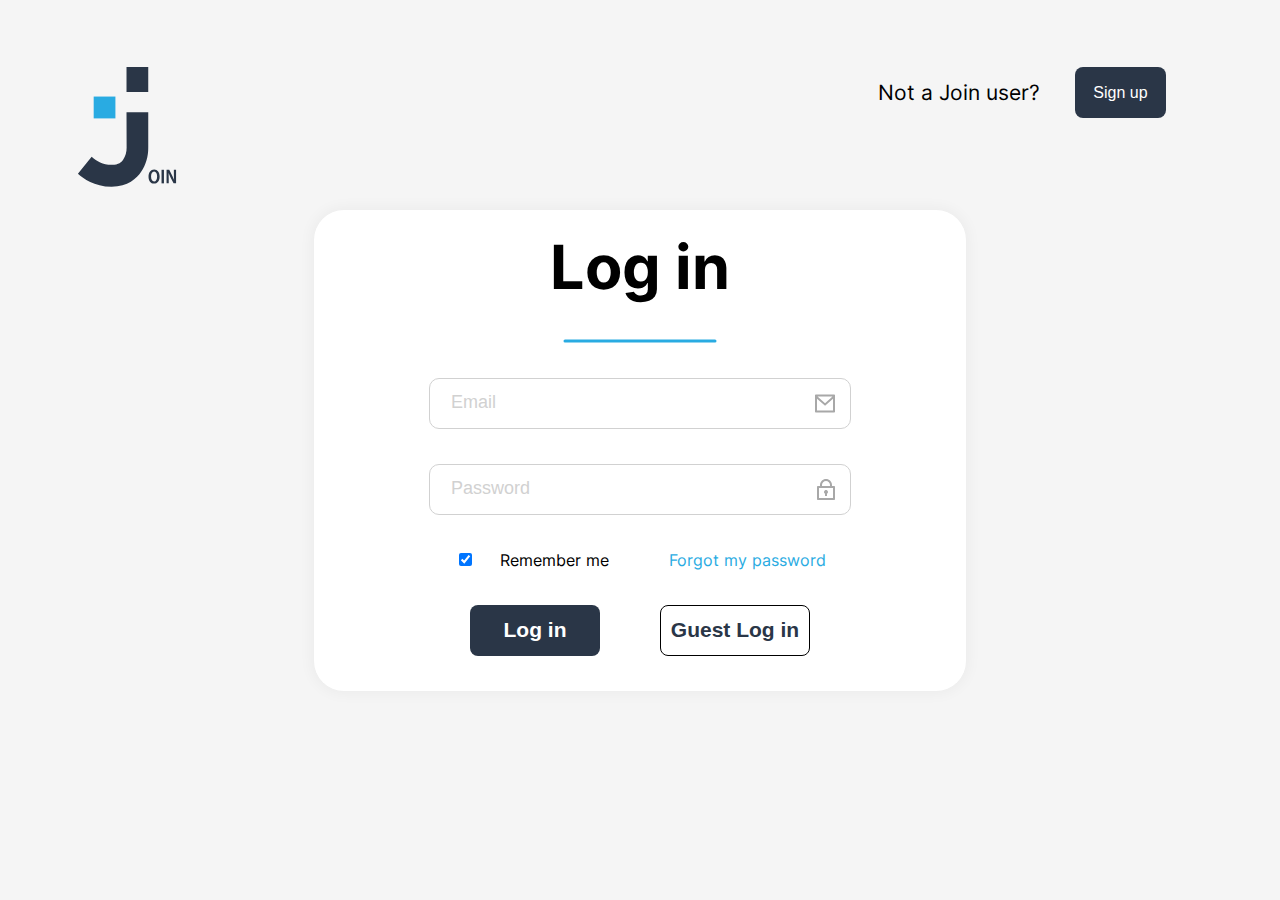
<file: index.html>
<!DOCTYPE html>
<html lang="en">

<head>
    <meta charset="UTF-8">
    <meta http-equiv="X-UA-Compatible" content="IE=edge">
    <meta name="viewport" content="width=device-width, initial-scale=1.0">
    <link rel="icon" type="image/x-icon" href="assets/img/join_logo.svg">
    <link rel="stylesheet" href="assets/fonts/fonts.css">
    <link rel="stylesheet" href="css/login.css">
    <script src="js/data.js"></script>
    <script src="js/login.js"></script>
    <script src="js/mini_backend.js"></script>
    <title>Log In | Join</title>
</head>

<body onload="loadUsers(), checkRememberMeData(), animationMobileStop()">

    <img class="join-logo logo-animation" src="assets/img/join_logo.svg" alt="join-logo">
    <img class="d-none bg-mobile-animation" src="assets/img/bg-mobile.svg" alt="">
    <!-- Start-Page! -->
    <img class="d-none" id="animation-mobile" src="assets/img/animation_mobile.svg" alt="animation mobile">
        <div class="start-bg start-bg-mobile">
            <div class="content" id="login-page">
                <div class="sign-up">
                    <span class="span-font">Not a Join user?</span>
                    <button class="sign-up-btn-login" onclick="location.href='sign_up.html'">Sign up</button>
                </div>
                <form class="login-page standard-box" onsubmit="login(); return false;">
                    <span class="heading-span">Log in</span>
                    <span class="msg-box d-none" id="invalid-login">Invalid email or password!</span>
                    <span class="msg-box d-none" id="guest-login-text">Logged-In as guest!</span>
                    <img src="assets/img/underline.svg" alt="underline" class="underline" id="hide-underline">
                    <img src="assets/img/log_in_underline_mob.svg" alt="underline-mobile"
                        class="underline-mobile d-none">
                    <input class="input-email-pw input-email-img" type="email" name="email" placeholder="Email"
                        id="email" required>
                    <input class="input-email-pw input-password-img" type="password" name="password"
                        placeholder="Password" id="password" required>
                    <div class="login-bottom">
                        <div>
                            <input type="checkbox" checked="true" id="remember-me"
                                onclick="event.stopPropagation(); deleteRememberMe()">
                            <span class="login-bottom-font">Remember me</span>
                        </div>
                        <a class="login-bottom-font" href="forgot_password.html"
                            onclick="event.stopPropagation()">Forgot my
                            password</a>
                    </div>
                    <div class="login-buttons">
                        <button type="submit" class="login-btn btn-font login-btn-mob">Log in</button>
                        <button type="button" class="guest-login-btn btn-font login-btn-mob"
                            onclick="guestLogin()">Guest Log in</button>
                    </div>
                </form>
            </div>
        </div>

</body>

</html>
</file>
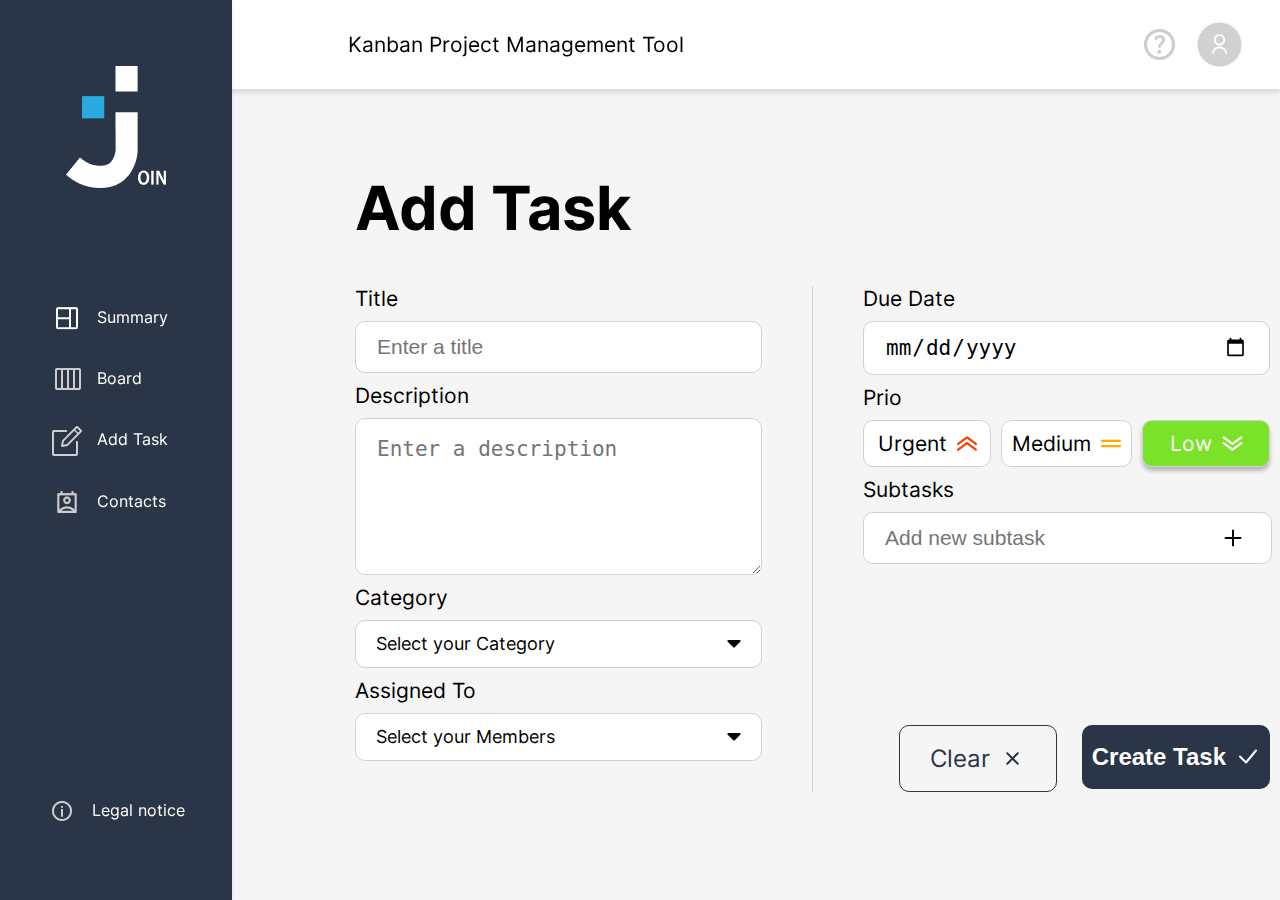
<file: add_task.html>
<!DOCTYPE html>
<html lang="en">

<head>
    <meta charset="UTF-8">
    <script src="js/mini_backend.js"></script>
    <meta http-equiv="X-UA-Compatible" content="IE=edge">
    <meta name="viewport" content="width=device-width, initial-scale=1.0">
    <link rel="icon" type="image/x-icon" href="assets/img/join_logo.svg">
    <link rel="stylesheet" href="css/header_nav.css">
    <link rel="stylesheet" href="css/add_task.css">
    <link rel="stylesheet" href="assets/fonts/fonts.css">
    <script src="js/include.js"></script>
    <script src="js/data.js"></script>
    <script src="js/add_task.js"></script>
    <script src="assets/templates/board_template.js"></script>
    <script src="js/add_task_and_board.js"></script>
    <script>
    </script>

    <title>Add Task | Join</title>
</head>



<body onload="init()" ; onclick="closeLogoutMenu()">

    <!--Header + Nav Templates-->
    <div w3-include-html="assets/templates/header.html"></div>
    <div w3-include-html="assets/templates/nav.html"></div>

    <!--Main Content-->

    <!-- <form onsubmit="addTask();return false" class="add-task-mobile d-none" >
    <button><img src="assets/img/add_task_btn_mob.svg" alt="Create task button"></button>
    </form> -->


    <div class="main-container">
        <div class="title-container">
            <div class="headline-mobile d-none">Kanban Project Management Tool</div>
            <h1>Add Task</h1>
        </div>
        <form onsubmit="addTask();return false">
            <div class="content-container">
                <div class="left-container">
                    <div class="selection-container">
                        <label>Title</label>
                        <input placeholder="Enter a title" id="title_textfield" required>
                    </div>
                    <div class="selection-container">
                        <label>Description</label>
                        <textarea placeholder="Enter a description" id="description_textfield" required></textarea>
                    </div>
                    <div class="selection-container prevent-select">
                        <label>Category</label>
                        <div id="new-category" class="new-cat input-new-cat d-none">
                            <input id="new-category-input"type="name" placeholder="Category Name ...">
                            <div id="category-added-cont" class="category-added-cont d-none" >New Category added!</div>
                            <div id="category-required" class="category-added-cont d-none">Please enter a category!</div>
                            <div class="new-category-icons">
                                <input id="category-color" type="color">
                                <img src="./assets/img/checkmark.png" alt="#" onclick="addColorCategory()">
                                <img src="./assets/img/cancel.png" alt="#" onclick="closeNewCategory()">
                            </div>
                        </div>
                        <div class="select-wrapper"  id="select-wrapper"  onclick="openDropdown('category-choices')">
                            <div class="sector_top">
                                <p id="category-header">Select your Category</p><img src="./assets/img/arrow_down.png">
                            </div>
                            <div class="category-choices d-none" id="category-choices">
                                <div class="category" onclick="openAddNewCategory('category-choices')">New Category<img class="new-category-img" src="assets/img/add_task_mob.svg"></div>
                                <div class="category" onclick="changeCategoryHeader('Marketing')">
                                    <div id="marketing">Marketing </div>
                                    <div class="circle" style="background: #0038ff;"></div>
                                </div>
                                <div class="category" onclick="changeCategoryHeader('Media')">
                                    <div id="media">Media </div>
                                    <div class="circle" style="background: #ffc702;"></div>
                                </div>
                                <div class="category" onclick="changeCategoryHeader('Backoffice')">
                                    <div id="backoffice">Backoffice </div>
                                    <div class="circle" style="background: #1FD7C1;"></div>
                                </div>
                                <div class="category" onclick="changeCategoryHeader('Design')">
                                    <div id="design">Design </div>
                                    <div class="circle" style="background:  #ff7a00;"></div>
                                </div>
                                <div class="category" onclick="changeCategoryHeader('Sales')">
                                    <div id="sales">Sales </div>
                                    <div class="circle" style="background: #fc71ff;"></div>
                                </div>
                            </div>
                        </div>
                    </div>
                    <div class="selection-container prevent-select">
                        <label>Assigned To</label>
                        <div class="select-wrapper assigned-to-wrapper">
                            <div class="sector_top" onclick="openDropdown('assigned-to-choices')">
                                <p id="assigned-to-header">Select your Members</p><img
                                    src="./assets/img/arrow_down.png">
                            </div>
                            <div class="assigned-to-choices d-none" id="assigned-to-choices">
                                <div class="assigned-to" onclick="changeCategoryHeader('Marketing')">
                                    <div id="marketing">Marketing </div>
                                    <div class="circle" style="background: #0038ff;"></div>
                                </div>
                                <div class="assigned-to" onclick="changeCategoryHeader('Media')">
                                    <div>Media </div>
                                    <div class="circle" style="background: #ffc702;"></div>
                                </div>
                                <div class="assigned-to" onclick="changeCategoryHeader('Backoffice')">
                                    <div>Backoffice </div>
                                    <div class="circle" style="background: #1FD7C1;"></div>
                                </div>
                                <div class="assigned-to" onclick="changeCategoryHeader('Design')">
                                    <div>Design </div>
                                    <div class="circle" style="background:  #ff7a00;"></div>
                                </div>
                                <div class="assigned-to" onclick="changeCategoryHeader('Sales')">
                                    <div>Sales </div>
                                    <div class="circle" style="background: #fc71ff;"></div>
                                </div>
                            </div>
                        </div>
                    </div>
                </div>
                <div class="middle-gap"></div>
                <div class="right-container">
                    <div class="features-container">
                        <label for="date">Due Date</label>
                        <input class="date" type="date" id="date" name="date"  required>
                    </div>
                    <div class="features-container">
                        <label>Prio</label>
                        <div onchange="changeColor(); return false" class="prio-btn-container">

                            <input type="radio" class="checkbox_urgen" id="urgentBtn" name="radio">
                            <label for="urgentBtn" class="prio-btn prio-urgent urgentSection" for="checkbox_urgen"
                                id="urgentSection">
                                Urgent<img id="prioUrgentWhite" src="assets/img/Prio-urgent.png">
                            </label>
                            <input type="radio" class="checkbox_medium" id="mediumBtn" name="radio">
                            <label for="mediumBtn" class="prio-btn prio-urgent mediumSection" for="checkbox_urgen"
                                id="mediumSection">
                                Medium<img id="prioUrgentWhite" src="assets/img/Prio-medium.png">
                            </label>
                            <input type="radio" class="checkbox_low" id="lowBtn" name="radio" checked>
                            <label for="lowBtn" class="prio-btn prio-urgent lowSection" for="checkbox_urgen"
                                id="lowSection">
                                Low<img id="prioUrgentWhite" src="assets/img/Prio-low-white.png">
                            </label>
                        </div>



                        <div class="features-container">
                            <label>Subtasks</label>
                            <div class="subtask-container">
                                <input class="subtask-input" onclick="inputChangeSubIcons()"placeholder="Add new subtask" id="subtask">
                                <img id="plusSubtaskImg" class="plus-icon" src="assets/img/plus-icon.png" onclick="changeSubIcon()">
                                <div class="subtask-img-container">
                                <img id="clearSubtaskImg" src="assets/img/icon_cancel_subtask.svg" onclick="clearSubtask()" class="subtask-icons d-none">
                                <div class="gap-img-subtask"></div>
                                <img id="addSubtaskImg" src="assets/img/icon_check_subtask.svg" onclick="addSubtask()" class="subtask-icons d-none">
                                </div>
                            </div>
                            <div>
                                <ul id="subtask-list">
                                </ul>
                            </div>
                        </div>
                    </div>
                    <div class="submit-and-clear">
                        <div class="btn-clear" onclick="clearAll()">Clear<img class="clear-img" src ="assets/img/iconoir_cancel.svg"></div>
                        <div><Button class="btn-createTask">Create Task<img src ="assets/img/akar-icons_check.svg"></Button></div>
                    </div>
                    <button  class="add-task-mobile d-none"><img src="assets/img/add_task_btn_mob.svg" alt="Create task button"></button>
                </div>
            </div>
        </form>
    </div>
</body>

</html>
</file>
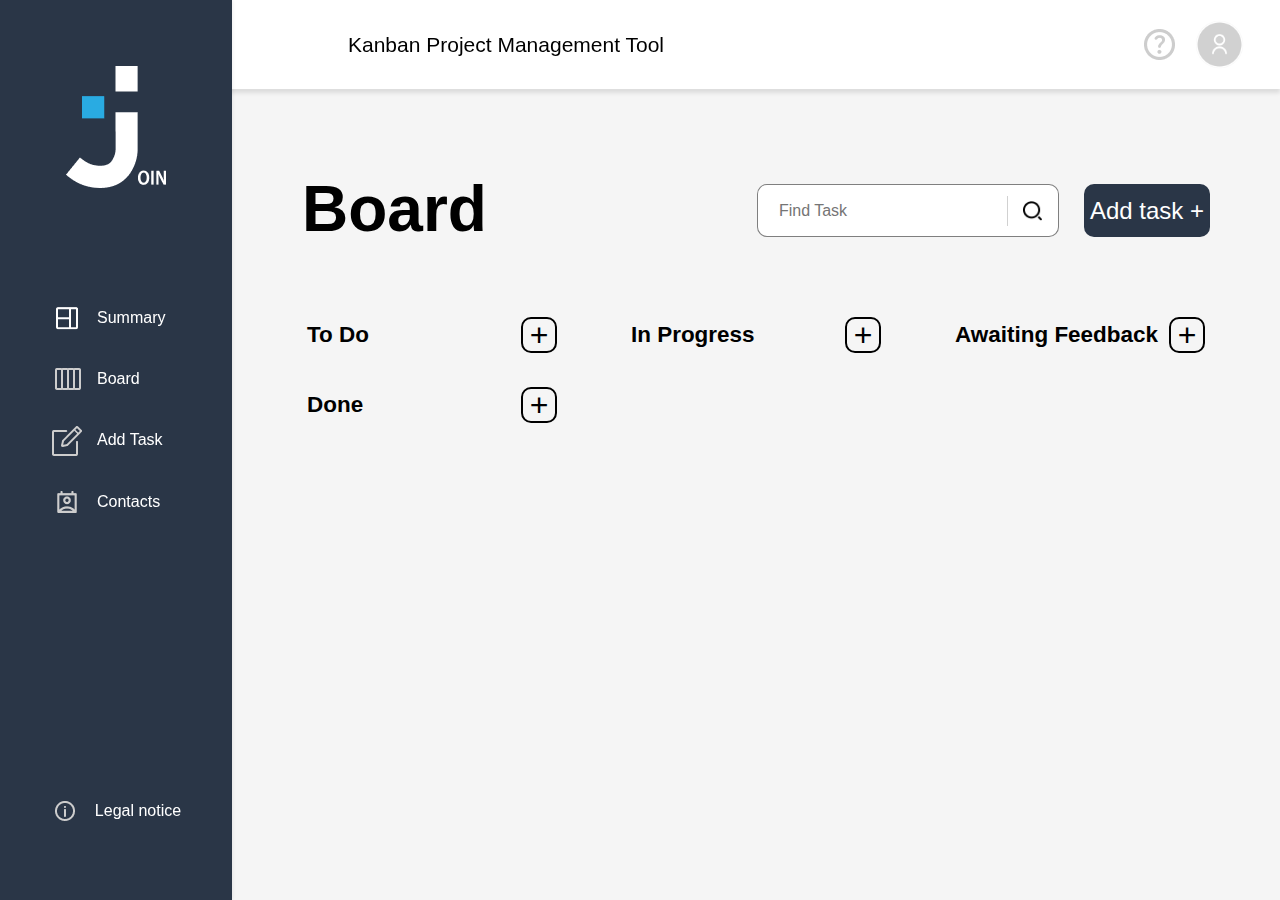
<file: board.html>
<!DOCTYPE html>
<html lang="en">

<head>
    <meta charset="UTF-8">
    <script src="js/mini_backend.js"></script>
    <meta http-equiv="X-UA-Compatible" content="IE=edge">
    <meta name="viewport" content="width=device-width, initial-scale=1.0">
    <link rel="icon" type="image/x-icon" href="assets/img/join_logo.svg">
    <link rel="stylesheet" href="css/header_nav.css">
    <link rel="stylesheet" href="css/board.css">
    <link rel="stylesheet" href="css/board_add_task.css">
    <script src="js/include.js"></script>
    <script src="js/data.js"></script>
    <script src="js/add_task_and_board.js"></script>
    <script src="js/board.js"></script>
    <script src="js/login.js"></script>
    <script src="assets/templates/board_template.js"></script>
    <title>Board | Join</title>
</head>

<body onload="init()" ; onclick="closeLogoutMenu()">
    <div w3-include-html="assets/templates/header.html"></div>
    <div w3-include-html="assets/templates/nav.html"></div>
    <div class="board-section" id="board-section">
        <div class="board-header">
            <div class="headline-mobile d-none">Kanban Project Management Tool</div>
            <div class="board-add-task">
                <h2>Board</h2>
                <img onclick="openAddTask()" class="add-task-btn-mobile hide-content" src="assets/img/add_task_mob.svg" alt="">
            </div>
            <div class="search-container">
                <div class="search-box"><input type="text" placeholder="Find Task" onkeyup="findTasks()" id="findTask">
                    <div class="dividing-line"></div>
                    <div class="search-icon"><img src="assets/img/magnifier.png" alt=""></div>
                </div>
                <button class="add-task" onclick="openAddTask()">Add task +</button>
            </div>

        </div>

        <div class="board">
            <div class="splits">
                <div class="splits-head">
                    <h3>To Do</h3>
                    <div class="add_plus" onclick="openAddTask('to_do')">+</div>
                </div>
                <div class="drop-ground" id="to_do">
                </div>
            </div>
            <div class="splits">
                <div class="splits-head">
                    <h3>In Progress</h3>
                    <div class="add_plus" onclick="openAddTask('in_progress')">+</div>
                </div>
                <div class="drop-ground" id="in_progress"></div>
            </div>
            <div class="splits">
                <div class="splits-head">
                    <h3>Awaiting Feedback</h3>
                    <div class="add_plus" onclick="openAddTask('awaiting_feedback')">+</div>
                </div>
                <div class="drop-ground" id="awaiting_feedback"></div>
            </div>
            <div class="splits">
                <div class="splits-head">
                    <h3>Done</h3>
                    <div class="add_plus" onclick="openAddTask('done')">+</div>
                </div>
                <div class="drop-ground" id="done"></div>
            </div>
        </div>
    </div>
    <div class="board-bottom"></div>
    <div id="popUp">
    </div>

</body>

</html>
</file>
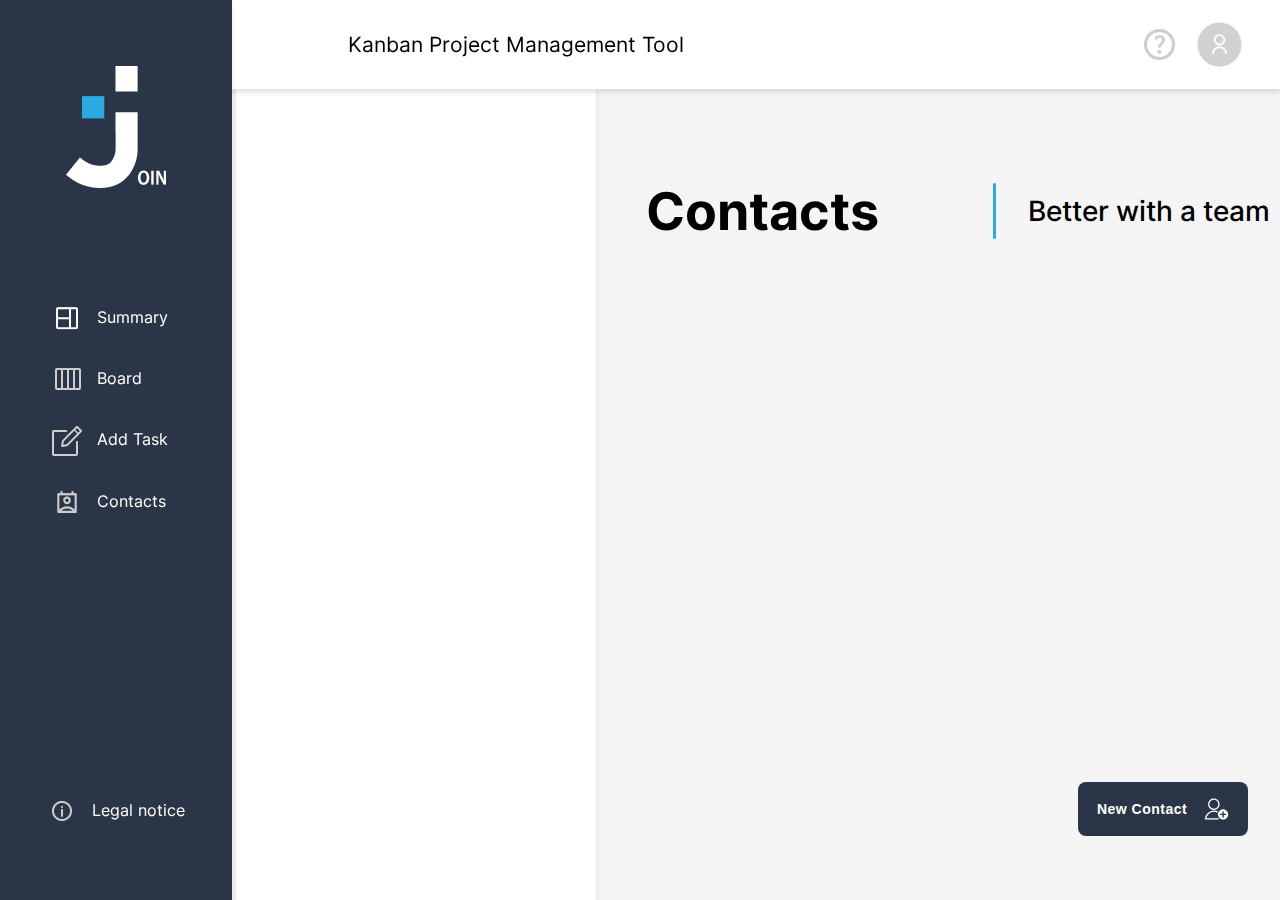
<file: contact.html>
<!DOCTYPE html>
<html lang="en">

<head>
    <meta charset="UTF-8">
    <meta http-equiv="X-UA-Compatible" content="IE=edge">
    <meta name="viewport" content="width=device-width, initial-scale=1.0">
    <link rel="icon" type="image/x-icon" href="assets/img/join_logo.svg">
    <link rel="stylesheet" href="css/contact.css">
    <link rel="stylesheet" href="assets/fonts/fonts.css">
    <link rel="stylesheet" href="css/header_nav.css">
    <link rel="stylesheet" href="css/board_add_task.css">
    <script src="js/data.js"></script>
    <script src="js/include.js"></script>
    <script src="js/mini_backend.js"></script>
    <script src="js/add_task_and_board.js"></script>
    <script src="js/contact.js"></script>
    <script src="assets/templates/contact_template.js"></script>
    <script src="assets/templates/board_template.js"></script>
    <title>Contact | Join</title>
</head>

<body onload="initContact()" ; onclick="closeLogoutMenu()">
    <!-- Header + Nav Templates> -->
    <div w3-include-html="assets/templates/header.html"></div>
    <div w3-include-html="assets/templates/nav.html"></div>
    <!-- Main Content -->
    <div class="overflow">
        <main class="contacts-main-container">
            <!-- Content - left side -->
            <section class="contact-list-container" id="hide-contacts">
                <div>
                    <div id="contactList"></div>
                </div>
            </section>
            <!-- Content - right side -->
            <section id="contactOverlay" class="contact-selection-container contact-selection-overlay edit-contact">
                <div class="contact-header-container">
                    <h1 class="contact-header">Contacts</h1>
                    <div class="contact-header-seperator"></div>
                    <h2 class="contact-header-slogan">Better with a team</h2>
                </div>
                <div id="contactSelection"></div>
                <div id="formContainer"></div>
            </section>
            <button onclick="showContactForm()" title="add contact" class="contact-add-btn contact-btn-position"
                id="contact-add-btn">
                <p>New Contact</p>
                <img class="contact-btn-icon" src="./assets/img/add_contact.svg" alt="#">
            </button>
        </main>
    </div>

        <div id="contactForm" class="contact-form-overlay contact-form-overlay-position edit-contact d-none">
            <div class="contact-form-left">
                <img class="contact-form-logo" src="./assets/img/Logo-Join.png" alt="#">
                <span class="contact-form-heading">Add Contact</span>
                <p class="contact-form-slogan">Tasks are better with a team!</p>
                <img class="contact-form-underline" src="assets/img/underline.svg" alt="">
            </div>
            <div class="contact-form-right">
                <img class="contact-form-user-icon" src="./assets/img/contact-user-icon.svg">
                <div class="contact-input-container margin-top">
                    <div class="icon-top-right" title="close form">
                        <img class="contact-cancel-icon" src="./assets/img/contact-cancel-icon.svg" alt="#"  onclick="closeAddContactForm()" >
                        <img class="contact-cancel-icon-mobile hide-content" src="assets/img/x_ixon.png" alt="" onclick="closeAddContactForm()">
                    </div>
                    <form onsubmit="addContacts(); return false;">
                        <div class="form-group">
                            <input class="contact-input-field input-name-img" type="text" placeholder="First Name"
                                id="firstName" name="firstName" required>
                        </div>
                        <div class="form-group">
                            <input class="contact-input-field input-name-img" type="text" placeholder="Last Name"
                                id="lastName" name="lastName" required>
                        </div>
                        <div class="form-group">
                            <input class="contact-input-field input-email-img" type="email" placeholder="Email"
                                id="email" name="email" required>
                        </div>
                        <div class="form-group">
                            <input class="contact-input-field input-phone-img" type="tel" placeholder="Phone" id="phone"
                                name="phone" pattern="[+0-9\s]+" required>
                        </div>
                        <div class="form-group color-picker">
                            <input class="p-none" type="color" id="color" name="color" value="#000000" required>
                        </div>
                        <div class="form-group btn-centered">
                            <button type="submit" class="contact-add-btn">
                                <p>Create Contact</p>
                                <img class="contact-create-icon" src="./assets/img/contact-create-icon.svg" alt="#">
                            </button>
                        </div>
                    </form>
                </div>
            </div>
</body>

</html>
</file>
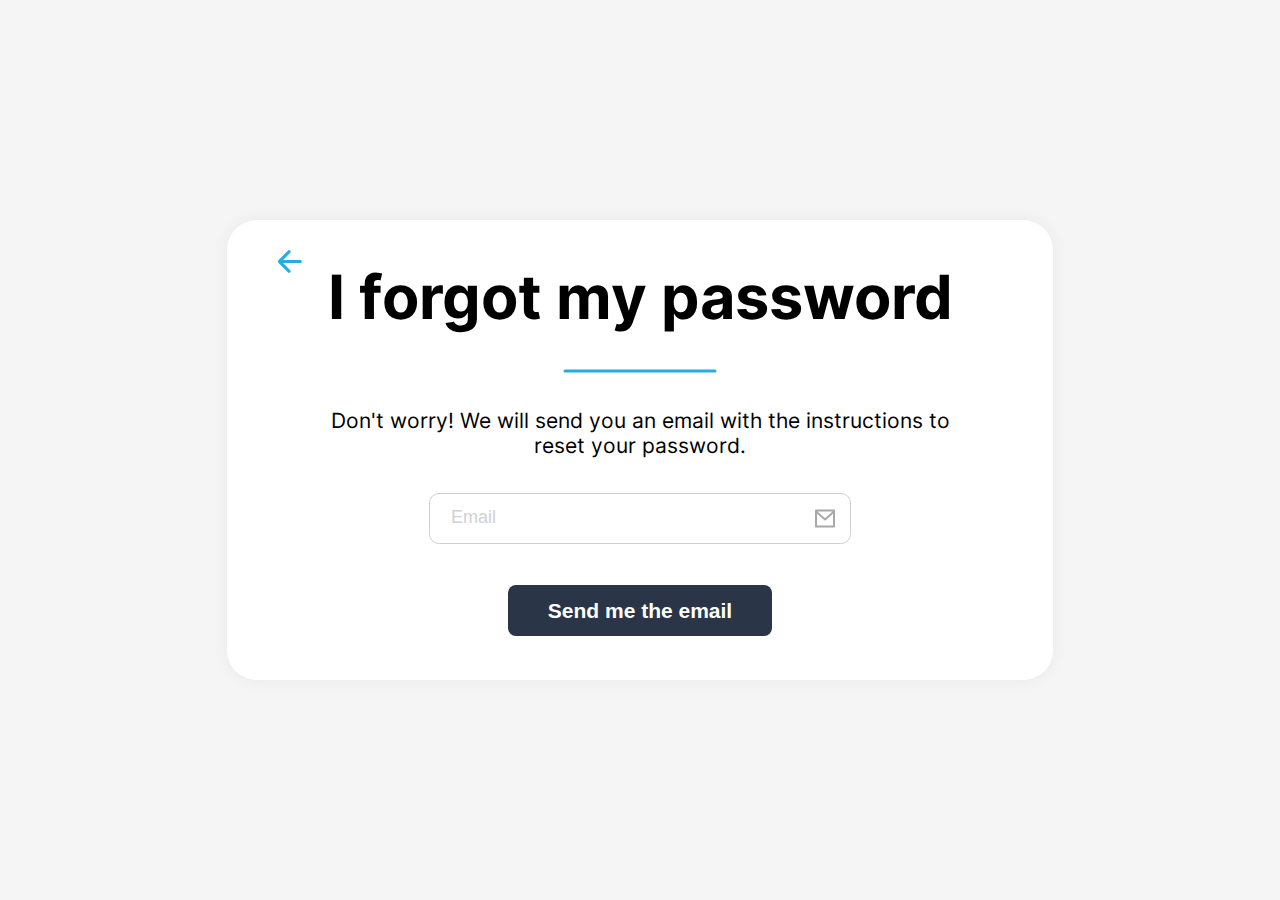
<file: forgot_password.html>
<!DOCTYPE html>
<html lang="en">
<head>
    <meta charset="UTF-8">
    <meta http-equiv="X-UA-Compatible" content="IE=edge">
    <meta name="viewport" content="width=device-width, initial-scale=1.0">
    <link rel="icon" type="image/x-icon" href="assets/img/join_logo.svg">
    <link rel="stylesheet" href="assets/fonts/fonts.css">
    <link rel="stylesheet" href="css/login.css">
    <script src="js/login.js"></script>
    <script src="js/data.js"></script>
    <script src="js/mini_backend.js"></script>
    <title>Forgot Password | Join</title>
</head>
<body onload="loadUsers()">

    <div class="start-bg">
        <div class="content" id="forgot-pw-page">
            <form class="forgot-pw-page standard-box" onsubmit="emailSent(); return false;">
                <a class="back-img back-img-forgot-pw" href="index.html"><img src="assets/img/arrow_left.svg" alt="back-img" onclick="backToLogin()"></a>
                <a class="back-img-forgot-pw-mobile d-none"  href="index.html"><img src="assets/img/arrow_left_mob.svg" alt=""></a>
                <span class="heading-span heading-span-forgot-pw">I forgot my password</span>
                <img class="underline" src="assets/img/underline.svg" alt="underline">
                <img class="underline-mobile d-none" src="assets/img/log_in_underline_mob.svg" alt="">
                <span class="span-font" id="forgot-pw-span">
                    Don't worry! We will send you an email with the instructions to
                    reset your password.
                </span>
                <span class="msg-box d-none" id="fail-message">Wrong email. Please try again.</span>
                <input class="input-email-img input-email-pw input-email-forgot-pw" onfocus="this.value=''" type="email" name="email" placeholder="Email" id="email-forgot-password"
                autocomplete="off" required>
                <button type="submit" class="send-email-btn btn-font send-email-btn-font" type="submit">Send me the email</button>
            </form>
            <img  class="d-none" id="email-sent-text" src="assets/img/sent_message_info.svg" alt="email sent">
        </div>
    </div>
    
</body>
</html>
</file>
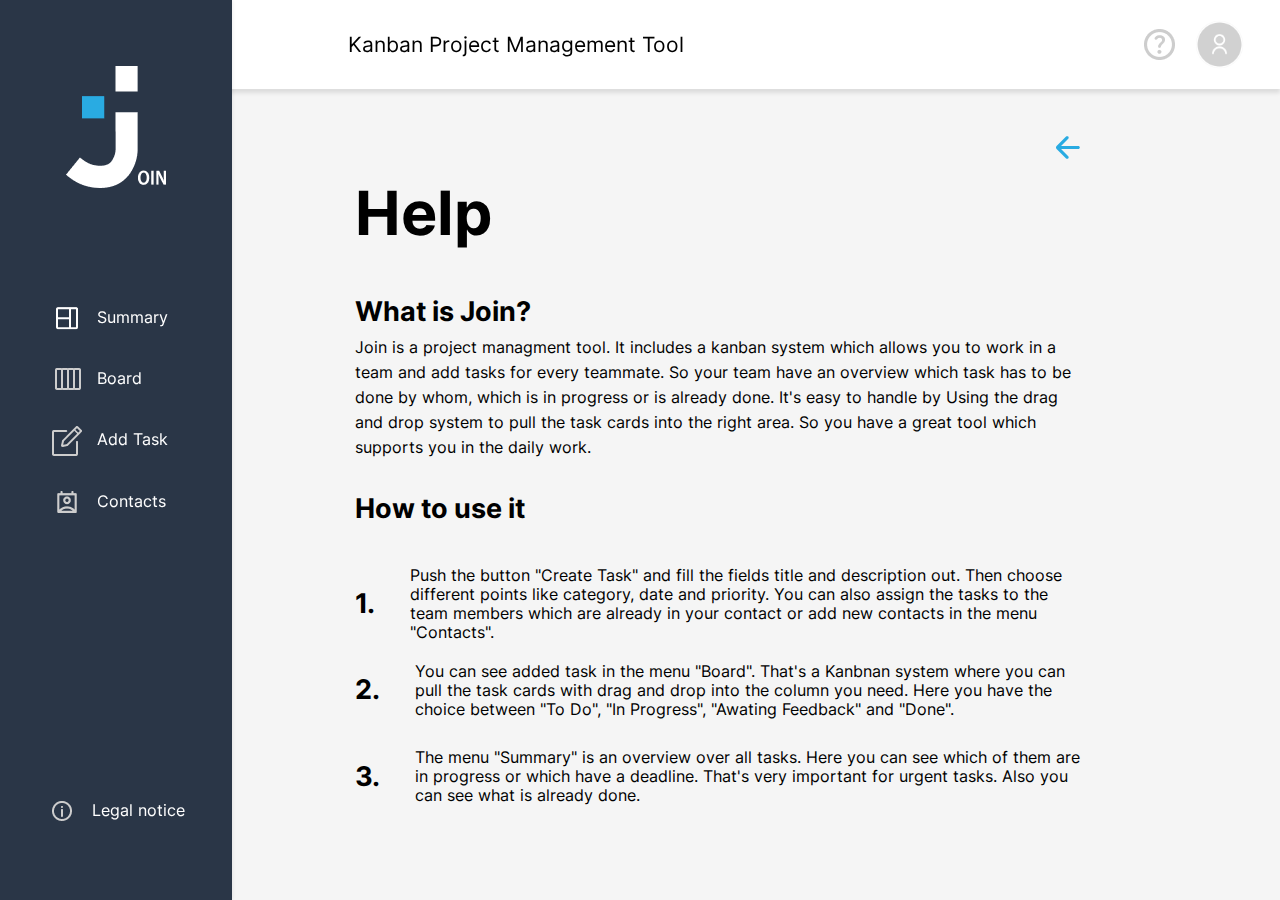
<file: help.html>
<!DOCTYPE html>
<html lang="en">

<head>
    <meta charset="UTF-8">
    <meta http-equiv="X-UA-Compatible" content="IE=edge">
    <meta name="viewport" content="width=device-width, initial-scale=1.0">
    <link rel="icon" type="image/x-icon" href="assets/img/join_logo.svg">
    <link rel="stylesheet" href="assets/fonts/fonts.css">
    <link rel="stylesheet" href="css/header_nav.css">
    <link rel="stylesheet" href="css/help.css">
    <script src="js/data.js"></script>
    <script src="js/include.js"></script>
    <script src="js/mini_backend.js"></script>
    <script src="js/summary.js"></script>
    <title>Help | Join</title>
</head>

<body onload="init()"; onclick="closeLogoutMenu()">
    <!-- Header + Nav Templates> -->
    <div w3-include-html="assets/templates/header.html"></div>
    <div w3-include-html="assets/templates/nav.html"></div>
    <!-- Main Content -->
    <main class="contacts-main-container">
        <!-- Content - left side -->
        <section class="contact-list-container">
            <div>
                <div id="firstLetter"></div>
                <div id="contactList"></div>
            </div>
        </section>

        <a class="arrow-left"  href="summary.html"><img src="assets/img/arrow_left.svg" alt="arrow-back"></a>
        <a class="arrow-left-mob d-none" href="summary.html"><img src="assets/img/arrow_left_mob.svg" alt="arrow-back"></a>

        <div class="main-content">
            <div class="headline-mobile d-none">Kanban Project Management Tool</div>
            <h1>Help</h1>
            <h2 class="second-headline">What is Join?</h2>
            <div class="help-main-span"> 
                <span class="">Join is a project managment tool. It includes a kanban system which allows you to work in a team and add tasks
                    for every teammate. So your team have an overview which task has to be done by whom, which is in progress or is already done.
                    It's easy to handle by Using the drag and drop system to pull the task cards into the right area.
                    So you have a great tool which supports you in the daily work.
                </span>
            </div>
            <h2 class="third-headline">How to use it</h2>
            <div>
                <div class="explain-container">
                    <p class="number">1.</p>
                    <span>Push the button "Create Task" and fill the fields title and description out. Then choose different points like category, date and priority.
                        You can also assign the tasks to the team members which are already in your contact or add new contacts in the menu "Contacts".
                    </span>
                </div>
                <div class="explain-container">
                    <p class="number">2.</p>
                    <span>You can see added task in the menu "Board". That's a Kanbnan system where you can pull the task cards with drag and drop into the 
                        column you need. Here you have the choice between "To Do", "In Progress", "Awating Feedback" and "Done".
                    </span>
                </div>
                <div class="explain-container">
                    <p class="number">3.</p>
                    <span>The menu "Summary" is an overview over all tasks. Here you can see which of them are in progress or which have a deadline. 
                        That's very important for urgent tasks. Also you can see what is already done.</span>
                </div>
            </div>
        </div>
</body>

</html>
</file>
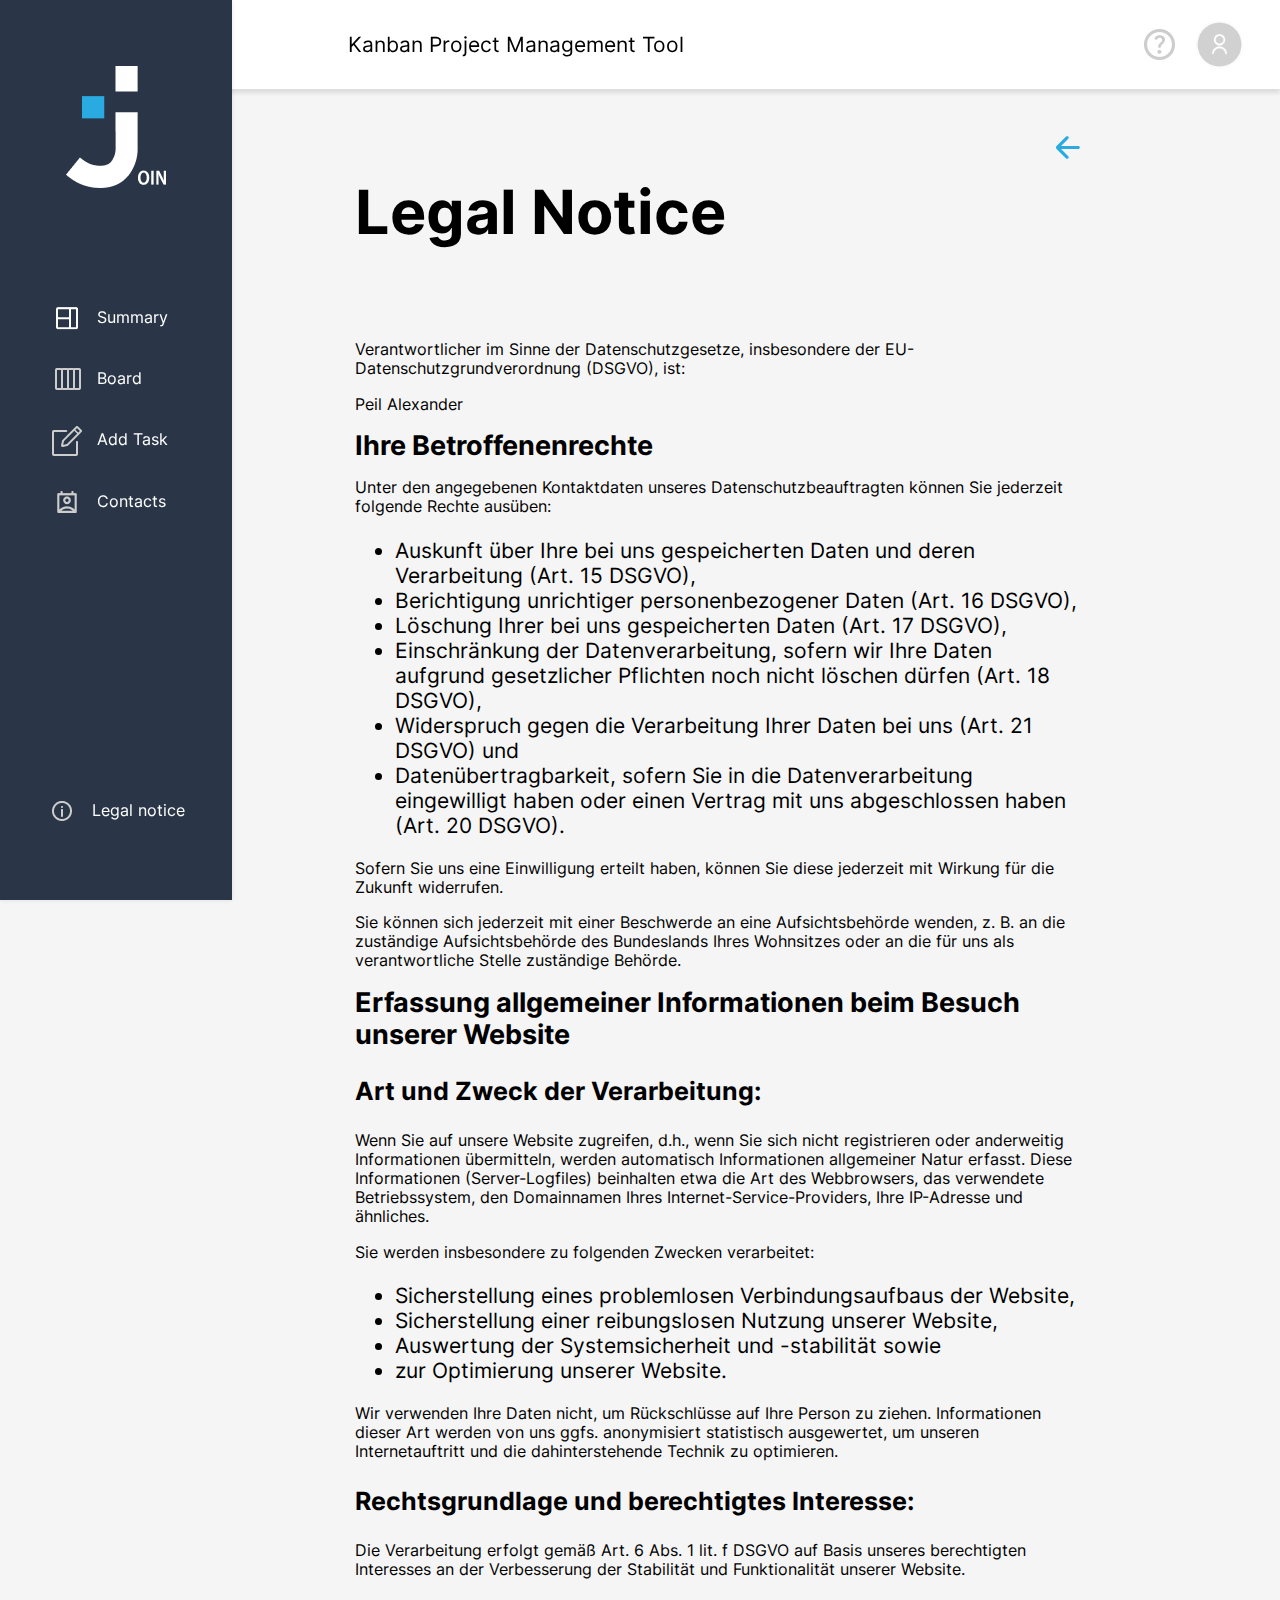
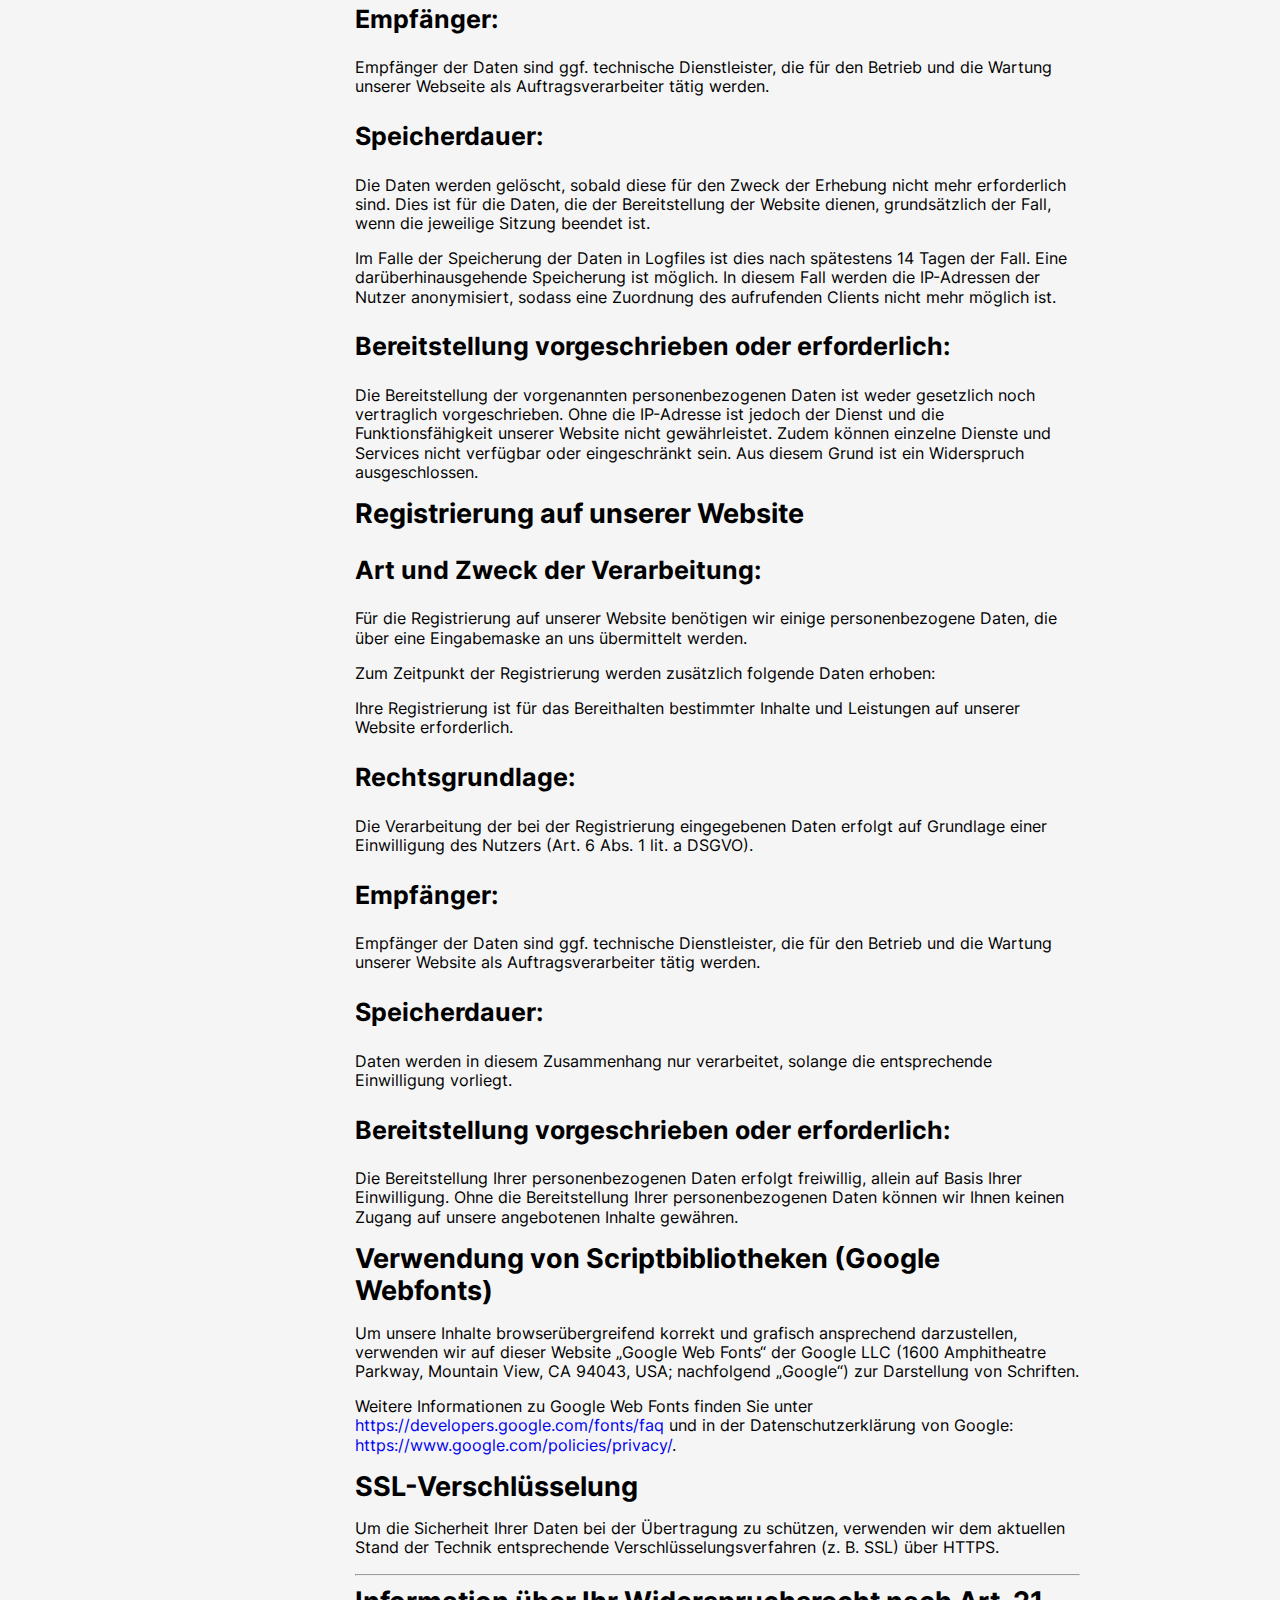
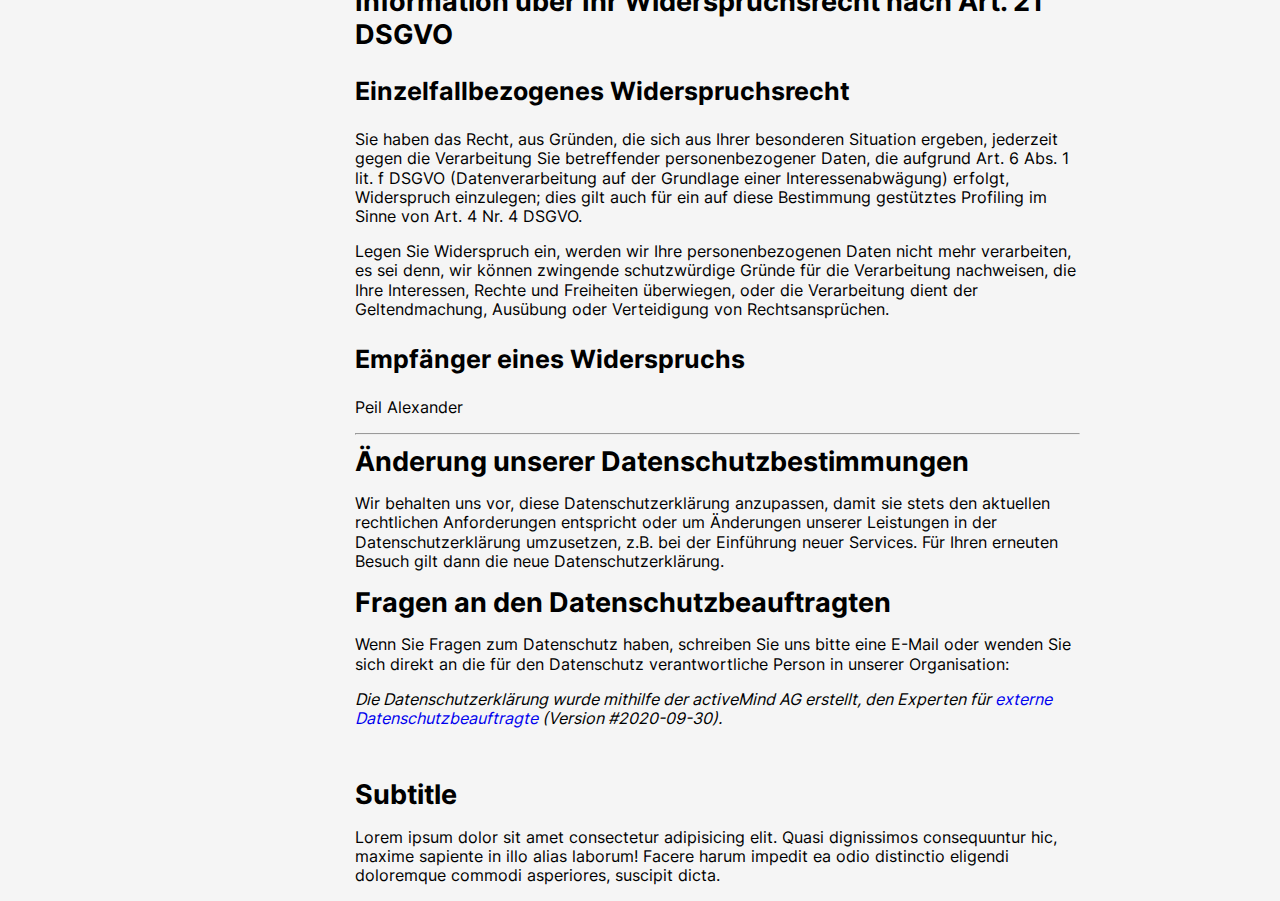
<file: legal_notice.html>
<!DOCTYPE html>
<html lang="en">

<head>
    <meta charset="UTF-8">
    <meta http-equiv="X-UA-Compatible" content="IE=edge">
    <meta name="viewport" content="width=device-width, initial-scale=1.0">
    <link rel="icon" type="image/x-icon" href="assets/img/join_logo.svg">
    <link rel="stylesheet" href="assets/fonts/fonts.css">
    <link rel="stylesheet" href="css/header_nav.css">
    <link rel="stylesheet" href="css/legal_notice.css">
    <script src="js/data.js"></script>
    <script src="js/include.js"></script>
    <script src="js/mini_backend.js"></script>
    <script src="js/summary.js"></script>
    <title>Legal Notice |Join</title>
</head>

<body onload="init()" ; onclick="closeLogoutMenu()">
    <!-- Header + Nav Templates> -->
    <div w3-include-html="assets/templates/header.html"></div>
    <div w3-include-html="assets/templates/nav.html"></div>
    <!-- Main Content -->
    <main class="contacts-main-container">
        <!-- Content - left side -->
        <section class="contact-list-container">
            <div>
                <div id="firstLetter"></div>
                <div id="contactList"></div>
            </div>
        </section>

        <a class="arrow-left arrow-left-legal-notice" href="summary.html"><img src="assets/img/arrow_left.svg"
                alt="arrow-back"></a>
        <a class="arrow-left-mobile d-none" href="summary.html"><img src="assets/img/arrow_left_mob.svg" alt=""></a>
        <div class="headline-mobile d-none width">Kanban Project Management Tool</div>
        <div class="main-content">
            <h1>Legal Notice</h1>
            <div class="text-container">
                <p>Verantwortlicher im Sinne der Datenschutzgesetze, insbesondere der EU-Datenschutzgrundverordnung
                    (DSGVO), ist:</p>
                <p>Peil Alexander</p>
                <h2>Ihre Betroffenenrechte</h2>
                <p>Unter den angegebenen Kontaktdaten unseres Datenschutzbeauftragten können Sie jederzeit folgende
                    Rechte ausüben:</p>
                <ul>
                    <li>Auskunft über Ihre bei uns gespeicherten Daten und deren Verarbeitung (Art. 15 DSGVO),</li>
                    <li>Berichtigung unrichtiger personenbezogener Daten (Art. 16 DSGVO),</li>
                    <li>Löschung Ihrer bei uns gespeicherten Daten (Art. 17 DSGVO),</li>
                    <li>Einschränkung der Datenverarbeitung, sofern wir Ihre Daten aufgrund gesetzlicher Pflichten noch
                        nicht löschen dürfen (Art. 18 DSGVO),</li>
                    <li>Widerspruch gegen die Verarbeitung Ihrer Daten bei uns (Art. 21 DSGVO) und</li>
                    <li>Datenübertragbarkeit, sofern Sie in die Datenverarbeitung eingewilligt haben oder einen Vertrag
                        mit uns abgeschlossen haben (Art. 20 DSGVO).</li>
                </ul>
                <p>Sofern Sie uns eine Einwilligung erteilt haben, können Sie diese jederzeit mit Wirkung für die
                    Zukunft widerrufen.</p>
                <p>Sie können sich jederzeit mit einer Beschwerde an eine Aufsichtsbehörde wenden, z. B. an die
                    zuständige Aufsichtsbehörde des Bundeslands Ihres Wohnsitzes oder an die für uns als verantwortliche
                    Stelle zuständige Behörde.</p>
                <!-- <div class="link" >
                    <p>Eine Liste der Aufsichtsbehörden (für den nichtöffentlichen Bereich) mit Anschrift finden Sie
                        unter: <a href="https://www.bfdi.bund.de/DE/Service/Anschriften/Laender/Laender-node.html"
                            target="_blank"
                            rel="noopener nofollow">https://www.bfdi.bund.de/DE/Service/Anschriften/Laender/Laender-node.html</a>.
                    </p>
                </div> -->
                <p></p>
                <h2>Erfassung allgemeiner Informationen beim Besuch unserer Website</h2>
                <h3>Art und Zweck der Verarbeitung:</h3>
                <p>Wenn Sie auf unsere Website zugreifen, d.h., wenn Sie sich nicht registrieren oder anderweitig
                    Informationen übermitteln, werden automatisch Informationen allgemeiner Natur erfasst. Diese
                    Informationen (Server-Logfiles) beinhalten etwa die Art des Webbrowsers, das verwendete
                    Betriebssystem, den Domainnamen Ihres Internet-Service-Providers, Ihre IP-Adresse und ähnliches.
                </p>
                <p>Sie werden insbesondere zu folgenden Zwecken verarbeitet:</p>
                <ul>
                    <li>Sicherstellung eines problemlosen Verbindungsaufbaus der Website,</li>
                    <li>Sicherstellung einer reibungslosen Nutzung unserer Website,</li>
                    <li>Auswertung der Systemsicherheit und -stabilität sowie</li>
                    <li>zur Optimierung unserer Website.</li>
                </ul>
                <p>Wir verwenden Ihre Daten nicht, um Rückschlüsse auf Ihre Person zu ziehen. Informationen dieser Art
                    werden von uns ggfs. anonymisiert statistisch ausgewertet, um unseren Internetauftritt und die
                    dahinterstehende Technik zu optimieren. </p>
                <h3>Rechtsgrundlage und berechtigtes Interesse:</h3>
                <p>Die Verarbeitung erfolgt gemäß Art. 6 Abs. 1 lit. f DSGVO auf Basis unseres berechtigten Interesses
                    an der Verbesserung der Stabilität und Funktionalität unserer Website.</p>
                <h3>Empfänger:</h3>
                <p>Empfänger der Daten sind ggf. technische Dienstleister, die für den Betrieb und die Wartung unserer
                    Webseite als Auftragsverarbeiter tätig werden.</p>
                <p></p>
                <h3>Speicherdauer:</h3>
                <p>Die Daten werden gelöscht, sobald diese für den Zweck der Erhebung nicht mehr erforderlich sind. Dies
                    ist für die Daten, die der Bereitstellung der Website dienen, grundsätzlich der Fall, wenn die
                    jeweilige Sitzung beendet ist. </p>
                <p> Im Falle der Speicherung der Daten in Logfiles ist dies nach spätestens 14 Tagen der Fall. Eine
                    darüberhinausgehende Speicherung ist möglich. In diesem Fall werden die IP-Adressen der Nutzer
                    anonymisiert, sodass eine Zuordnung des aufrufenden Clients nicht mehr möglich ist.</p>
                <p></p>
                <h3>Bereitstellung vorgeschrieben oder erforderlich:</h3>
                <p>Die Bereitstellung der vorgenannten personenbezogenen Daten ist weder gesetzlich noch vertraglich
                    vorgeschrieben. Ohne die IP-Adresse ist jedoch der Dienst und die Funktionsfähigkeit unserer Website
                    nicht gewährleistet. Zudem können einzelne Dienste und Services nicht verfügbar oder eingeschränkt
                    sein. Aus diesem Grund ist ein Widerspruch ausgeschlossen. </p>
                <p></p>
                <h2>Registrierung auf unserer Website</h2>
                <h3>Art und Zweck der Verarbeitung:</h3>
                <p>Für die Registrierung auf unserer Website benötigen wir einige personenbezogene Daten, die über eine
                    Eingabemaske an uns übermittelt werden. </p>
                <p>Zum Zeitpunkt der Registrierung werden zusätzlich folgende Daten erhoben:</p>
                <p></p>
                <p>Ihre Registrierung ist für das Bereithalten bestimmter Inhalte und Leistungen auf unserer Website
                    erforderlich.</p>
                <h3>Rechtsgrundlage:</h3>
                <p>Die Verarbeitung der bei der Registrierung eingegebenen Daten erfolgt auf Grundlage einer
                    Einwilligung des Nutzers (Art. 6 Abs. 1 lit. a DSGVO).</p>
                <h3>Empfänger:</h3>
                <p>Empfänger der Daten sind ggf. technische Dienstleister, die für den Betrieb und die Wartung unserer
                    Website als Auftragsverarbeiter tätig werden.</p>
                <p></p>
                <h3>Speicherdauer:</h3>
                <p>Daten werden in diesem Zusammenhang nur verarbeitet, solange die entsprechende Einwilligung vorliegt.
                </p>
                <h3>Bereitstellung vorgeschrieben oder erforderlich:</h3>
                <p>Die Bereitstellung Ihrer personenbezogenen Daten erfolgt freiwillig, allein auf Basis Ihrer
                    Einwilligung. Ohne die Bereitstellung Ihrer personenbezogenen Daten können wir Ihnen keinen Zugang
                    auf unsere angebotenen Inhalte gewähren. </p>
                <p></p>
                <h2>Verwendung von Scriptbibliotheken (Google Webfonts)</h2>
                <p>Um unsere Inhalte browserübergreifend korrekt und grafisch ansprechend darzustellen, verwenden wir
                    auf dieser Website „Google Web Fonts“ der Google LLC (1600 Amphitheatre Parkway, Mountain View, CA
                    94043, USA; nachfolgend „Google“) zur Darstellung von Schriften.</p>
                <p>Weitere Informationen zu Google Web Fonts finden Sie unter <a
                        href="https://developers.google.com/fonts/faq" rel="noopener nofollow"
                        target="_blank">https://developers.google.com/fonts/faq</a> und in der Datenschutzerklärung von
                    Google: <a href="https://www.google.com/policies/privacy/" rel="noopener nofollow"
                        target="_blank">https://www.google.com/policies/privacy/</a>.</p>
                <p></p>
                <h2>SSL-Verschlüsselung</h2>
                <p>Um die Sicherheit Ihrer Daten bei der Übertragung zu schützen, verwenden wir dem aktuellen Stand der
                    Technik entsprechende Verschlüsselungsverfahren (z. B. SSL) über HTTPS.</p>
                <p></p>
                <hr>
                <h2>Information über Ihr Widerspruchsrecht nach Art. 21 DSGVO</h2>
                <h3>Einzelfallbezogenes Widerspruchsrecht</h3>
                <p>Sie haben das Recht, aus Gründen, die sich aus Ihrer besonderen Situation ergeben, jederzeit gegen
                    die Verarbeitung Sie betreffender personenbezogener Daten, die aufgrund Art. 6 Abs. 1 lit. f DSGVO
                    (Datenverarbeitung auf der Grundlage einer Interessenabwägung) erfolgt, Widerspruch einzulegen; dies
                    gilt auch für ein auf diese Bestimmung gestütztes Profiling im Sinne von Art. 4 Nr. 4 DSGVO.</p>
                <p>Legen Sie Widerspruch ein, werden wir Ihre personenbezogenen Daten nicht mehr verarbeiten, es sei
                    denn, wir können zwingende schutzwürdige Gründe für die Verarbeitung nachweisen, die Ihre
                    Interessen, Rechte und Freiheiten überwiegen, oder die Verarbeitung dient der Geltendmachung,
                    Ausübung oder Verteidigung von Rechtsansprüchen.</p>
                <h3>Empfänger eines Widerspruchs</h3>
                <p>Peil Alexander</p>
                <hr>
                <h2>Änderung unserer Datenschutzbestimmungen</h2>
                <p>Wir behalten uns vor, diese Datenschutzerklärung anzupassen, damit sie stets den aktuellen
                    rechtlichen Anforderungen entspricht oder um Änderungen unserer Leistungen in der
                    Datenschutzerklärung umzusetzen, z.B. bei der Einführung neuer Services. Für Ihren erneuten Besuch
                    gilt dann die neue Datenschutzerklärung.</p>
                <h2>Fragen an den Datenschutzbeauftragten</h2>
                <p>Wenn Sie Fragen zum Datenschutz haben, schreiben Sie uns bitte eine E-Mail oder wenden Sie sich
                    direkt an die für den Datenschutz verantwortliche Person in unserer Organisation:</p>
                <p></p>
                <p><em>Die Datenschutzerklärung wurde mithilfe der activeMind AG erstellt, den Experten für <a
                            href="https://www.activemind.de/datenschutz/datenschutzbeauftragter/" target="_blank"
                            rel="noopener">externe Datenschutzbeauftragte</a> (Version #2020-09-30).</em></p>

            </div>
            <div>
                <h2>Subtitle</h2>
                <p>Lorem ipsum dolor sit amet consectetur adipisicing elit. Quasi dignissimos consequuntur hic, maxime
                    sapiente in illo alias laborum! Facere harum impedit ea odio distinctio eligendi doloremque commodi
                    asperiores, suscipit dicta.</p>
            </div>
        </div>

</body>

</html>
</file>
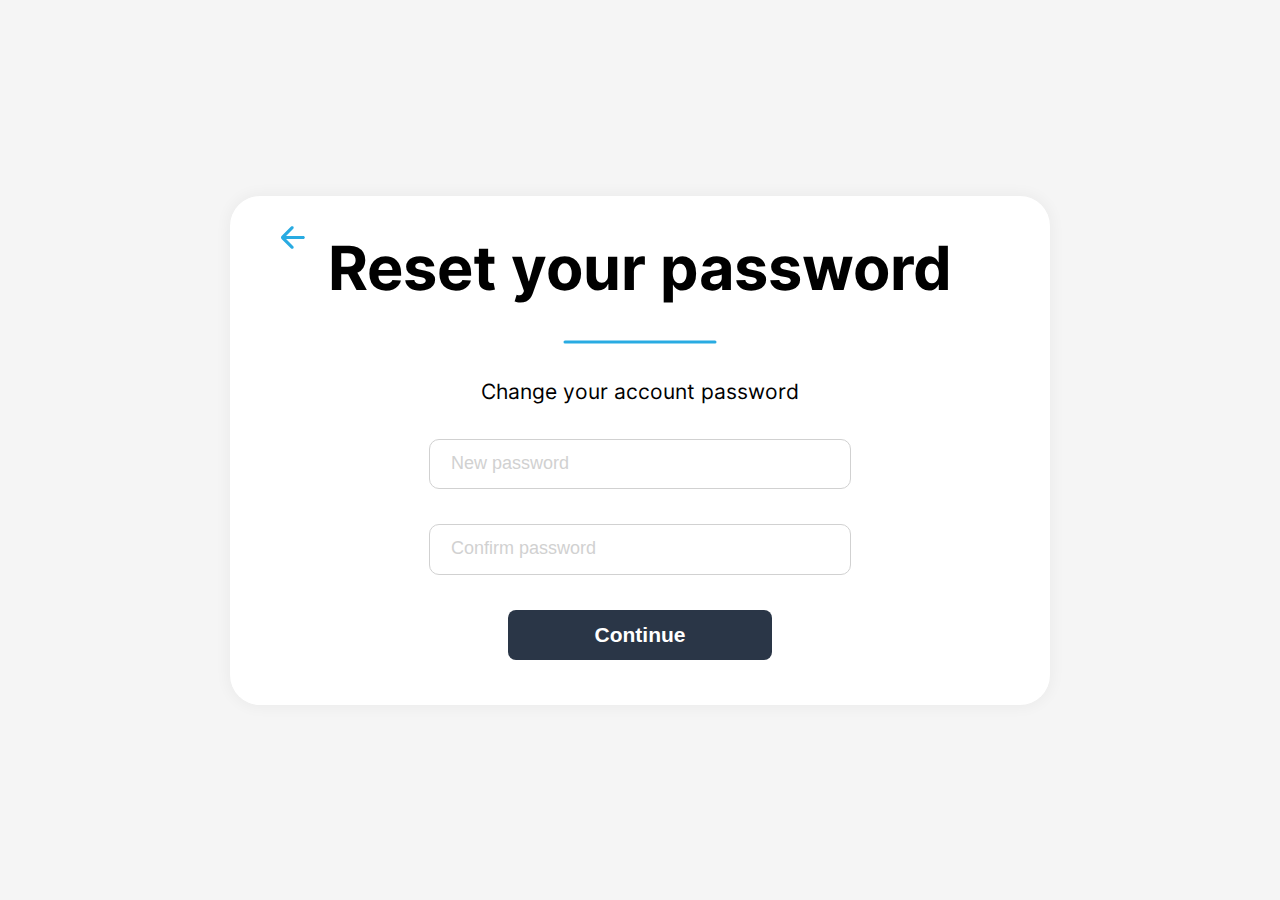
<file: reset_password.html>
<!DOCTYPE html>
<html lang="en">
<head>
    <meta charset="UTF-8">
    <meta http-equiv="X-UA-Compatible" content="IE=edge">
    <meta name="viewport" content="width=device-width, initial-scale=1.0">
    <link rel="icon" type="image/x-icon" href="assets/img/join_logo.svg">
    <link rel="stylesheet" href="assets/fonts/fonts.css">
    <link rel="stylesheet" href="css/login.css">
    <script src="js/login.js"></script>
    <script src="js/data.js"></script>
    <script src="js/mini_backend.js"></script>
    <title>Reset Password | Join</title>
</head>
<body onload="loadUsers()">

    <div class="start-bg">
        <div class="content" id="reset-pw-page">
            <form class="standard-box reset-pw-page" onsubmit="setNewPassword(); return false;">
                <a href="forgot_password.html"><img class="back-img" src="assets/img/arrow_left.svg" alt="go back"></a>
                <a href="forgot_password.html"><img class="back-img-reset-pw-mob d-none" src="assets/img/arrow_left_mob.svg" alt="go back"></a>
                <span class="heading-span">Reset your password</span>
                <img class="underline" src="assets/img/underline.svg" alt="underline">
                <img class="underline-mobile d-none" src="assets/img/log_in_underline_mob.svg" alt="">
                <span class="span-font" id="reset-pw-span">Change your account password</span>
                <span class="msg-box d-none" id="reset-pw-message">Password doesn't match! Please try again.</span>
                <input class="input-email-pw" type="password" name="password" placeholder="New password" id="new-password" autocomplete="off" required>
                <input class="input-email-pw" type="password" name="password" placeholder="Confirm password" id="repeat-new-password"
                    required>
                <button type="submit" class="continue-btn btn-font">Continue</button>
            </form>
        </div>
    </div>

    
</body>
</html>
</file>
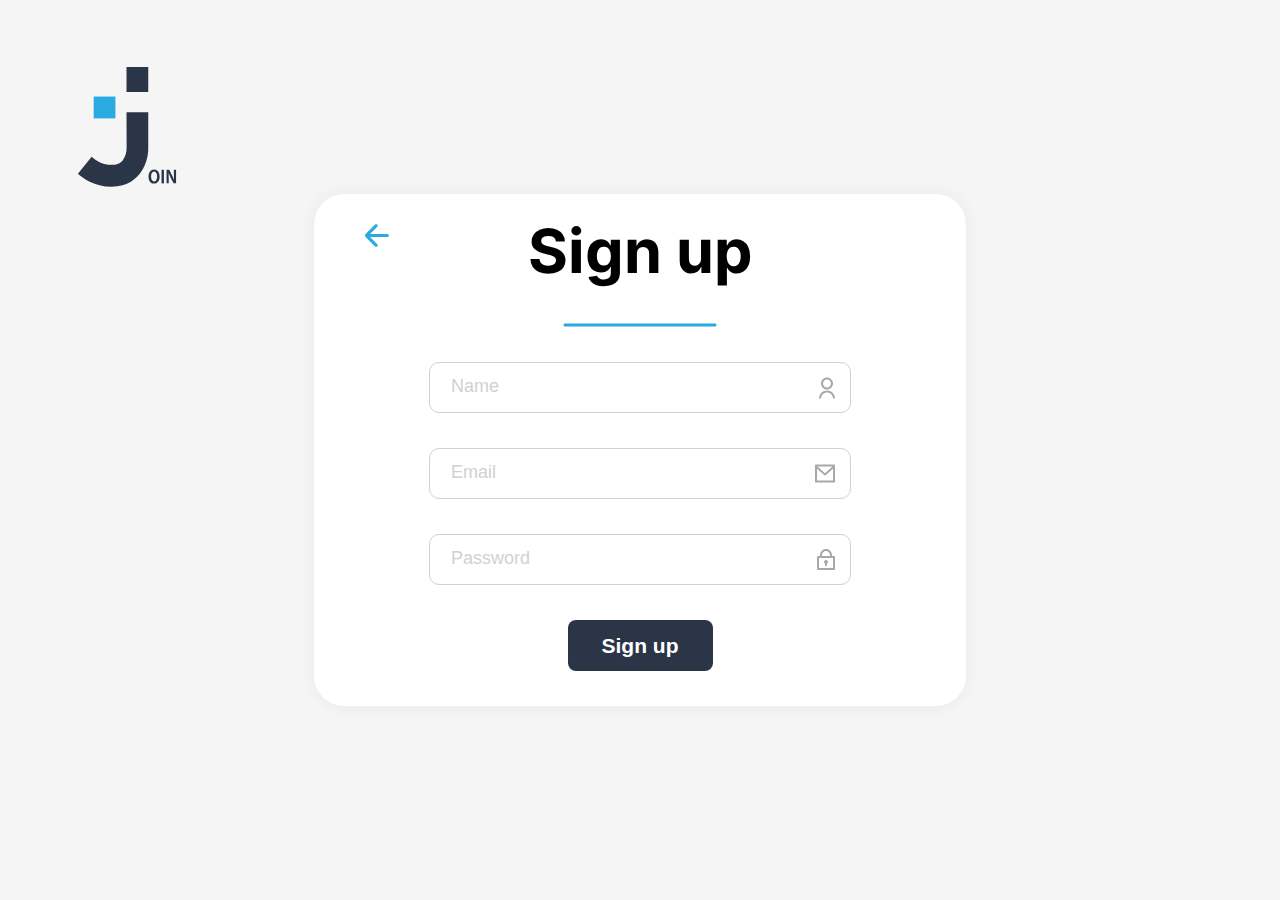
<file: sign_up.html>
<!DOCTYPE html>
<html lang="en">

<head>
    <meta charset="UTF-8">
    <meta http-equiv="X-UA-Compatible" content="IE=edge">
    <meta name="viewport" content="width=device-width, initial-scale=1.0">
    <link rel="icon" type="image/x-icon" href="assets/img/join_logo.svg">
    <link rel="stylesheet" href="assets/fonts/fonts.css">
    <link rel="stylesheet" href="css/login.css">
    <script src="js/sign_up.js"></script>
    <script src="js/data.js"></script>
    <script src="js/mini_backend.js"></script>
    <title>Sign Up | Join</title>
</head>

<body onload="loadUsers()">
    <img class="join-logo logo-animation" src="assets/img/join_logo.svg" alt="joing-logo">
    <!-- Sign-up page! -->
    <div class="start-bg">
        <div class="content" id="sign-up-page">
            <form class="sign-up-page standard-box" onsubmit="addUser(); return false;">
                <img class="back-img back-img-web" src="assets/img/arrow_left.svg" alt="back-img"
                    onclick="location.href='index.html'">
                <img class="back-img d-none back-img-sign-up-mobile" src="assets/img/arrow_left_mob.svg" alt="back-img_mob"
                    onclick="location.href='index.html'">
                <span class="heading-span">Sign up</span>
                <img src="assets/img/underline.svg" alt="underline" class="underline"  id="hide-underline">
                <img src="assets/img/log_in_underline_mob.svg" alt="underline" class="underline-mobile d-none">
                <span class="d-none msg-box" id="msg-box"></span>
                <input class="input-name-img input-email-pw" placeholder="Name" id="name" required>
                <input class="input-email-img input-email-pw" type="email" name="email" placeholder="Email" id="email"
                    required>
                <input class="input-password-img input-email-pw" type="password" name="password" placeholder="Password"
                    id="password" required>
                <button class="sign-up-btn btn-font">Sign up</button>
            </form>
        </div>
    </div>
</body>

</html>
</file>
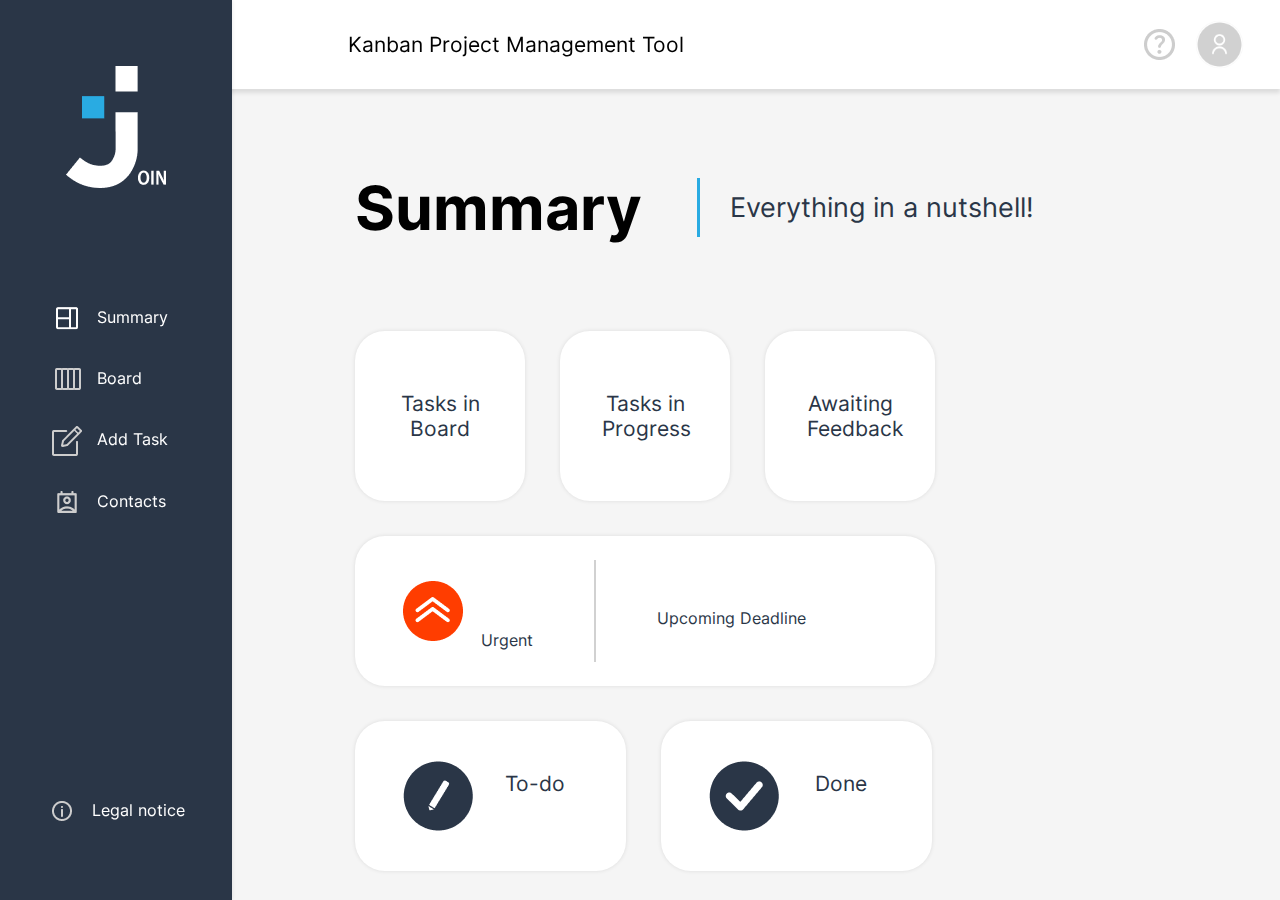
<file: summary.html>
<!DOCTYPE html>
<html lang="en">

<head>
    <meta charset="UTF-8">
    <meta http-equiv="X-UA-Compatible" content="IE=edge">
    <meta name="viewport" content="width=device-width, initial-scale=1.0">
    <link rel="icon" type="image/x-icon" href="assets/img/join_logo.svg">
    <link rel="stylesheet" href="css/header_nav.css">
    <link rel="stylesheet" href="css/summary.css">
    <link rel="stylesheet" href="assets/fonts/fonts.css">
    <script src="js/include.js"></script>
    <script src="js/summary.js"></script>
    <script src="js/data.js"></script>
    <script src="js/mini_backend.js"></script>

    <title>Summary | Join</title>
</head>

<body onload="initSummary(), deletOverDiv()" ; onclick="closeLogoutMenu()">

    <!--Header + Nav Templates-->
    <div w3-include-html="assets/templates/header.html"></div>
    <div w3-include-html="assets/templates/nav.html"></div>

    <div id="overDivMobile"></div>

    <!--Greet-Mobile-->
    <div id="greetMobileCont" class="greet-container-mobile d-none">
        <div class="greet-content-mobile">
            <span id="greetMobile"></span>
            <span id="usernameMobile"></span>
        </div>
    </div>

    <!--Main Content-->
    <div id="mainContainer" class="main-container">
        <div class="headline-mobile d-none">Kanban Project Management Tool</div>
        <div class="title-container no-gap">
            <h1>Summary</h1>
            <div class="vl"></div>
            <span class="headline-sub">Everything in a nutshell!</span>
            <img class="underline d-none" src="assets/img/summary_underline.svg" alt="underline">
        </div>


        <div class="sub-container">
            <!--Tasks Content-->

            <div class="summary-contant-container">
                <div class="nav-to-container">
                    <a class=" nav-to-content" href="board.html">
                        <span id="countInBoard" class="counter"></span>
                        <span class="counter-title">Tasks in Board</span>
                    </a>
                    <a class="nav-to-content" href="board.html">
                        <span id="countInProgress" class="counter"></span>
                        <span class="counter-title">Tasks in Progress</span>
                    </a>
                    <a class="nav-to-content" href="board.html">
                        <span id="countAwaitFeedback" class="counter"></span>
                        <span class="counter-title">Awaiting Feedback</span>
                    </a>
                </div>

                <!--Urgent Content-->
                <div class="urgent-container">
                    <a class="urgent" href="board.html">
                        <div class="urg-cont">
                            <img class="urgency-img" src="assets/img/urgency.png">
                            <img class="urgency-img-mob d-none" src="assets/img/urgency_mob.svg" alt="urgency-image">
                            <div class="cont-containter">
                                <span id="countUrgent" class="counter-urg"></span>
                                <span class="counter-title-urg">Urgent</span>
                            </div>
                        </div>
                        <div class="vl-urg"></div>
                        <div class="dl-containter">
                            <span id="dlDate" class="dl-date"></span>
                            <span class="dl-text">Upcoming Deadline</span>
                        </div>
                    </a>
                </div>

                <!--To-do-done-Content-->
                <div class="nav-to-container">
                    <div class="todo-done-container">
                        <a class="todo-done center" href="board.html">
                            <div class="todo-cont no-gap">
                                <img class="pencil-check-img" src="assets/img/pencil.png">
                                <img class="d-none hover-img" src="assets/img/check_white.png">
                                <div class="cont-containter">
                                    <span id="countToDo" class="counter-todo counter-mob"></span>
                                    <span class="counter-title-todo counter-text-mob">To-do</span>
                                </div>
                            </div>
                        </a>
                    </div>
                    <div class="todo-done-container">
                        <a class="todo-done center" href="board.html">
                            <div class="done-cont no-gap">
                                <img class="pencil-check-img" src="assets/img/check.png">
                                <img class="d-none hover-img" src="assets/img/check_white.png">
                                <div class="cont-containter">
                                    <span id="countDone" class="counter-done counter-mob"></span>
                                    <span class="counter-title-done counter-text-mob">Done</span>
                                </div>
                            </div>
                        </a>
                    </div>
                </div>

            </div>
            <div class="greet-container">
                <span id="greet"></span>
                <span id="username"></span>
            </div>
        </div>
    </div>

</body>

</html>
</file>
<file: assets/fonts/fonts.css>
/* inter-100 - latin */
@font-face {
    font-display: swap; /* Check https://developer.mozilla.org/en-US/docs/Web/CSS/@font-face/font-display for other options. */
    font-family: 'Inter';
    font-style: normal;
    font-weight: 100;
    src: url('../fonts/inter-v12-latin-100.eot'); /* IE9 Compat Modes */
    src: url('../fonts/inter-v12-latin-100.eot?#iefix') format('embedded-opentype'), /* IE6-IE8 */
         url('../fonts/inter-v12-latin-100.woff2') format('woff2'), /* Super Modern Browsers */
         url('../fonts/inter-v12-latin-100.woff') format('woff'), /* Modern Browsers */
         url('../fonts/inter-v12-latin-100.ttf') format('truetype'), /* Safari, Android, iOS */
         url('../fonts/inter-v12-latin-100.svg#Inter') format('svg'); /* Legacy iOS */
  }
  /* inter-200 - latin */
  @font-face {
    font-display: swap; /* Check https://developer.mozilla.org/en-US/docs/Web/CSS/@font-face/font-display for other options. */
    font-family: 'Inter';
    font-style: normal;
    font-weight: 200;
    src: url('../fonts/inter-v12-latin-200.eot'); /* IE9 Compat Modes */
    src: url('../fonts/inter-v12-latin-200.eot?#iefix') format('embedded-opentype'), /* IE6-IE8 */
         url('../fonts/inter-v12-latin-200.woff2') format('woff2'), /* Super Modern Browsers */
         url('../fonts/inter-v12-latin-200.woff') format('woff'), /* Modern Browsers */
         url('../fonts/inter-v12-latin-200.ttf') format('truetype'), /* Safari, Android, iOS */
         url('../fonts/inter-v12-latin-200.svg#Inter') format('svg'); /* Legacy iOS */
  }
  /* inter-300 - latin */
  @font-face {
    font-display: swap; /* Check https://developer.mozilla.org/en-US/docs/Web/CSS/@font-face/font-display for other options. */
    font-family: 'Inter';
    font-style: normal;
    font-weight: 300;
    src: url('../fonts/inter-v12-latin-300.eot'); /* IE9 Compat Modes */
    src: url('../fonts/inter-v12-latin-300.eot?#iefix') format('embedded-opentype'), /* IE6-IE8 */
         url('../fonts/inter-v12-latin-300.woff2') format('woff2'), /* Super Modern Browsers */
         url('../fonts/inter-v12-latin-300.woff') format('woff'), /* Modern Browsers */
         url('../fonts/inter-v12-latin-300.ttf') format('truetype'), /* Safari, Android, iOS */
         url('../fonts/inter-v12-latin-300.svg#Inter') format('svg'); /* Legacy iOS */
  }
  /* inter-regular - latin */
  @font-face {
    font-display: swap; /* Check https://developer.mozilla.org/en-US/docs/Web/CSS/@font-face/font-display for other options. */
    font-family: 'Inter';
    font-style: normal;
    font-weight: 400;
    src: url('../fonts/inter-v12-latin-regular.eot'); /* IE9 Compat Modes */
    src: url('../fonts/inter-v12-latin-regular.eot?#iefix') format('embedded-opentype'), /* IE6-IE8 */
         url('../fonts/inter-v12-latin-regular.woff2') format('woff2'), /* Super Modern Browsers */
         url('../fonts/inter-v12-latin-regular.woff') format('woff'), /* Modern Browsers */
         url('../fonts/inter-v12-latin-regular.ttf') format('truetype'), /* Safari, Android, iOS */
         url('../fonts/inter-v12-latin-regular.svg#Inter') format('svg'); /* Legacy iOS */
  }
  /* inter-500 - latin */
  @font-face {
    font-display: swap; /* Check https://developer.mozilla.org/en-US/docs/Web/CSS/@font-face/font-display for other options. */
    font-family: 'Inter';
    font-style: normal;
    font-weight: 500;
    src: url('../fonts/inter-v12-latin-500.eot'); /* IE9 Compat Modes */
    src: url('../fonts/inter-v12-latin-500.eot?#iefix') format('embedded-opentype'), /* IE6-IE8 */
         url('../fonts/inter-v12-latin-500.woff2') format('woff2'), /* Super Modern Browsers */
         url('../fonts/inter-v12-latin-500.woff') format('woff'), /* Modern Browsers */
         url('../fonts/inter-v12-latin-500.ttf') format('truetype'), /* Safari, Android, iOS */
         url('../fonts/inter-v12-latin-500.svg#Inter') format('svg'); /* Legacy iOS */
  }
  /* inter-600 - latin */
  @font-face {
    font-display: swap; /* Check https://developer.mozilla.org/en-US/docs/Web/CSS/@font-face/font-display for other options. */
    font-family: 'Inter';
    font-style: normal;
    font-weight: 600;
    src: url('../fonts/inter-v12-latin-600.eot'); /* IE9 Compat Modes */
    src: url('../fonts/inter-v12-latin-600.eot?#iefix') format('embedded-opentype'), /* IE6-IE8 */
         url('../fonts/inter-v12-latin-600.woff2') format('woff2'), /* Super Modern Browsers */
         url('../fonts/inter-v12-latin-600.woff') format('woff'), /* Modern Browsers */
         url('../fonts/inter-v12-latin-600.ttf') format('truetype'), /* Safari, Android, iOS */
         url('../fonts/inter-v12-latin-600.svg#Inter') format('svg'); /* Legacy iOS */
  }
  /* inter-700 - latin */
  @font-face {
    font-display: swap; /* Check https://developer.mozilla.org/en-US/docs/Web/CSS/@font-face/font-display for other options. */
    font-family: 'Inter';
    font-style: normal;
    font-weight: 700;
    src: url('../fonts/inter-v12-latin-700.eot'); /* IE9 Compat Modes */
    src: url('../fonts/inter-v12-latin-700.eot?#iefix') format('embedded-opentype'), /* IE6-IE8 */
         url('../fonts/inter-v12-latin-700.woff2') format('woff2'), /* Super Modern Browsers */
         url('../fonts/inter-v12-latin-700.woff') format('woff'), /* Modern Browsers */
         url('../fonts/inter-v12-latin-700.ttf') format('truetype'), /* Safari, Android, iOS */
         url('../fonts/inter-v12-latin-700.svg#Inter') format('svg'); /* Legacy iOS */
  }
  /* inter-800 - latin */
  @font-face {
    font-display: swap; /* Check https://developer.mozilla.org/en-US/docs/Web/CSS/@font-face/font-display for other options. */
    font-family: 'Inter';
    font-style: normal;
    font-weight: 800;
    src: url('../fonts/inter-v12-latin-800.eot'); /* IE9 Compat Modes */
    src: url('../fonts/inter-v12-latin-800.eot?#iefix') format('embedded-opentype'), /* IE6-IE8 */
         url('../fonts/inter-v12-latin-800.woff2') format('woff2'), /* Super Modern Browsers */
         url('../fonts/inter-v12-latin-800.woff') format('woff'), /* Modern Browsers */
         url('../fonts/inter-v12-latin-800.ttf') format('truetype'), /* Safari, Android, iOS */
         url('../fonts/inter-v12-latin-800.svg#Inter') format('svg'); /* Legacy iOS */
  }
  /* inter-900 - latin */
  @font-face {
    font-display: swap; /* Check https://developer.mozilla.org/en-US/docs/Web/CSS/@font-face/font-display for other options. */
    font-family: 'Inter';
    font-style: normal;
    font-weight: 900;
    src: url('../fonts/inter-v12-latin-900.eot'); /* IE9 Compat Modes */
    src: url('../fonts/inter-v12-latin-900.eot?#iefix') format('embedded-opentype'), /* IE6-IE8 */
         url('../fonts/inter-v12-latin-900.woff2') format('woff2'), /* Super Modern Browsers */
         url('../fonts/inter-v12-latin-900.woff') format('woff'), /* Modern Browsers */
         url('../fonts/inter-v12-latin-900.ttf') format('truetype'), /* Safari, Android, iOS */
         url('../fonts/inter-v12-latin-900.svg#Inter') format('svg'); /* Legacy iOS */
  }
</file>
<file: css/login.css>
body {
    margin: 0;
    background-color: #F5F5F5;
    font-family: 'Inter', sans-serif;
}

.d-none {
    display: none;
}

.content {
    display: flex;
    flex-direction: column;
    justify-content: center;
    align-items: center;
    width: 100%;
    height: 100vh;
}

.join-logo {
    width: 100px;
    height: 120px;
    position: absolute;
    top: 67px;
    left: 77px;
}

.start-bg {
    z-index: 10;
    animation: animation-bg 1s ease-in-out;
    animation-direction: normal;
}

@keyframes animation-bg {
    0% {
        opacity: 0%;
    }

    20% {
        opacity: 0%;
    }

    100% {
        opacity: 100%;
    }
}

.logo-animation {
    animation: start-logo-animation 1s ease-in-out;
    animation-direction: normal;
    z-index: 11;
}

@keyframes start-logo-animation {
    0% {
        width: 274px;
        height: 334px;
        top: 50%;
        left: 50%;
        transform: translate(-50%, -50%);
    }

    20% {
        width: 274px;
        height: 334px;
        top: 50%;
        left: 50%;
        transform: translate(-50%, -50%);
    }

    100% {
        width: 100px;
        top: 80px;
        left: 77px;
    }
}

.standard-box {
    display: flex;
    flex-direction: column;
    align-items: center;
    background-color: white;
    box-shadow: 0 0 14px 3px rgba(0, 0, 0, 0.04);
    border-radius: 30px;
    gap: 35px;
}

.sign-up {
    display: flex;
    flex-direction: row;
    align-items: center;
    position: absolute;
    top: 67px;
    right: 114px;
    gap: 35px;
}

.span-font {
    font-weight: 400;
    font-size: 21px;
    line-height: 25.2px;
    text-align: center;
}

.sign-up-btn-login {
    cursor: pointer;
    background-color: #2A3647;
    color: white;
    padding: 4px 16px;
    border-radius: 8px;
    border: none;
    width: 91px;
    height: 51px;
    font-size: 16px;
}

.sign-up-btn-login:hover {
    background: #29ABE2;
    box-shadow: 0px 4px 4px rgba(0, 0, 0, 0.25);
    transition: all 125ms ease-in-out;
}

.login-page {
    width: 652px;
    padding-top: 70px;
    padding-bottom: 35px;
}

.heading-span {
    margin-top: -50px;
    font-size: 61px;
    font-weight: 700;
    letter-spacing: 0em;
    text-align: center;
}

::placeholder {
    color: #D1D1D1;
    font-size: 18px;
    font-weight: 400;
    /* line-height: 25.2px; */
}

.input-email-pw {
    display: flex;
    align-items: center;
    gap: 10px;
    border-radius: 10px;
    border: 1px solid #D1D1D1;
    padding: 13px 21px;
    box-sizing: border-box;
    width: 422px;
    height: 51px;
}

.input-email-img {
    background-image: url(../assets/img/log_in_email_img.svg);
    background-repeat: no-repeat;
    background-position: calc(100% - 15px);
}

.input-password-img {
    background-image: url(../assets/img/log_in_pw_img.svg);
    background-repeat: no-repeat;
    background-position: calc(100% - 15px);
}

.input-name-img {
    background-image: url(../assets/img/sign_up_name_img.svg);
    background-repeat: no-repeat;
    background-position: calc(100% - 15px);
}

.login-bottom {
    display: flex;
    align-items: center;
    justify-content: center;

}

.login-bottom-font {
    font-weight: 400;
    font-size: 16px;
    /* line-height: 19.2px; */
}

.login-bottom span {
    margin-left: 20px;
    margin-right: 35px;
}

.login-bottom a {
    text-decoration: none;
    color: #29ABE2;
    margin-left: 25px;
}

.login-buttons {
    display: flex;
    flex-direction: row;
    justify-content: space-between;
    align-items: center;
    width: 340px;
}

.btn-font {
    font-size: 21px;
    font-weight: 700;
    /* line-height: 25.2px; */
}

.login-buttons button {
    border-radius: 8px;
    padding: 4px 0;
    gap: 10px;
    cursor: pointer;
}

.login-btn {
    background-color: #2A3647;
    border: none;
    color: white;
    width: 145px;
    height: 51px;
    width: 130px;
}

.login-btn:hover {
    background: #29ABE2;
    box-shadow: 0px 4px 4px rgba(0, 0, 0, 0.25);
    transition: all 125ms ease-in-out;
}

.guest-login-btn {
    background-color: white;
    color: #2A3647;
    border: 1px solid black;
    height: 51px;
    width: 150px;
}

.guest-login-btn:hover {
    color: #29ABE2;
    border-color: #29ABE2;
    transition: all 125ms ease-in-out;
    box-shadow: 0px 4px 4px rgba(0, 0, 0, 0.25);
}

.forgot-pw-page {
    position: relative;
    width: 826px;
    height: 370px;
    padding-top: 90px;
}

.back-img {
    cursor: pointer;
    position: absolute;
    top: 30px;
    left: 50px;
}

#forgot-pw-span {
    width: 656px;
    height: 50px;
}

.send-email-btn {
    background-color: #2A3647;
    color: white;
    margin-top: 6px;
    height: 51px;
    width: 264px;
    cursor: pointer;
    border: none;
    border-radius: 8px;
}

.send-email-btn:hover {
    background: #29ABE2;
    box-shadow: 0px 4px 4px rgba(0, 0, 0, 0.25);
    transition: all 125ms ease-in-out;
}

.sign-up-page {
    position: relative;
    padding: 70px 0 35px 0;
    width: 652px;
}

.sign-up-btn {
    height: 51px;
    width: 145px;
    border-radius: 8px;
    padding: 4px 0;
    gap: 10px;
    background-color: #2A3647;
    color: white;
    border: none;
    cursor: pointer;
}

.reset-pw-page {
    position: relative;
    width: 700px;
    height: 450px;
    padding: 15px 60px 44px 60px;
}

#email-sent-text {
    position: fixed;
    bottom: 70px;
}

.continue-btn {
    background-color: #2A3647;
    color: white;
    height: 51px;
    width: 264px;
    border-radius: 8px;
    cursor: pointer;
    border: none;
}

.continue-btn:hover {
    background: #29ABE2;
    box-shadow: 0px 4px 4px rgba(0, 0, 0, 0.25);
    transition: all 125ms ease-in-out;
}

.msg-box {
    font-weight: 700;
    font-weight: 700;
    text-align: center;
    font-size: 700;
    font-weight: 700;
    font-weight: 700;
    font-size: 22px;
    color: #29ABE2;
}

.opacity {
    opacity: 0;
}

@media(max-width: 900px) {
    .forgot-pw-page {
        width: 360px;
        height: 420px;
    }

    #forgot-pw-span{
        width: 330px;
    }

    .input-email-forgot-pw {
        width: 330px !important;
        margin: 25px !important;
    }

    .heading-span-forgot-pw {
        font-size: 40px !important;
        line-height: 120% !important;
    }

    .back-img-forgot-pw {
        display: none;
    }

    .back-img-forgot-pw-mobile {
        display: block;
        position: absolute;
        top: 30px;
        left: 25px;
    }

    .send-email-btn {
        width: 180px;
    }

    .send-email-btn-font {
        font-size: 16px !important;
    }

    .reset-pw-page {
        width: 500px;
        height: 528px;
    }
}

@media(max-width:700px) {
    .join-logo {
        top: 37px;
        width: 70px;
    }

    .underline{
        display: none;
    }

    .sign-up {
        top: unset;
        bottom: 55px;
        right: unset;
    }

    .login-bottom {
        flex-direction: column-reverse;
        margin-right: 110px;
    }

    .login-bottom span {
        margin-left: 0;
    }

    .login-bottom a {
        margin-left: -9px;    
        margin-bottom: 30px;
    }

    .login-buttons {
        flex-direction: column;
    }

    .login-btn-mob {
        width: 180px !important;
    }

    .login-btn {
        margin-bottom: 22px;
    }

    .login-page {
        width: 320px;
    }

    .input-email-pw {
        width: 285px;
    }

    .heading-span {
        font-size: 47px;
    }

    .underline-mobile {
        display: block;
        margin-top: -20px;
    }

    .back-img-web {
        display: none;
    }

    .sign-up-page {
        width: 320px;
    }

    .back-img-sign-up-mobile {
        display: block !important;
        position: absolute;
        top: 30px;
        left: 25px;
    }

    .reset-pw-page {
        height: 450px;
        width: 360px;
        padding-left: 0;
        padding-right: 0;
    }

    .back-img {
        display: none;
    }

    .back-img-reset-pw-mob {
        display: block;
        position: absolute;
        top: 30px;
        left: 25px;
    }

    .continue-btn {
        width: 180px;
    }

    #email-sent-text {
        width: 360px;
    }

    .logo-animation {
        animation: none;
    }

    #animation-mobile {
        display: block;
        position: fixed;
        z-index: 21;
        width: 100%;
        height: 100%;
        object-fit: cover;
        animation: mobile;
        animation-duration: 3000ms;
    }

    @keyframes mobile {
        0% {visibility: 100%;}
        50% {visibility: 100%;}
        100% {visibility: 0%;}
    }

    .animation-stop {
        display: none !important;
    }
}

@media(max-width: 400px) {
    .join-logo {
        display: none;
    }

    .content {
        height: 90vh;
    }

    .sign-up {
        bottom: 18px;
    }

    #email-sent-text {
        bottom: 35px;
    }
}
</file>
<file: css/header_nav.css>
:root {
    --nav-width: 232px;
    --header-height: 89px;
}

body {
    margin: 0;
    font-family: 'Inter', sans-serif;
    font-weight: 400;
    font-size: 21px;
    color: #000000;
}


/* header start */

header {
    display: flex;
    flex-direction: row;
    justify-content: space-between;
    align-items: center;
    padding: 0px 36px 0px 348px;
    background: #FFFFFF;
    box-shadow: 0px 4px 4px rgba(0, 0, 0, 0.1);
    position: fixed;
    height: 89px;
    left: 0px;
    top: 0px;
    right: 0px;
    z-index: 1;
}

.header-nav {
    display: flex;
    align-items: center;
}

.header-user-img {
    margin-left: 20px;
    width: 49px;
}

.header-nav img {
    cursor: pointer;
}

.header-logo img {
    width: 50px;
    height: 50px;
    display: none;
}

.help-icon {
    display: flex;
}

.hide-content {
    display: none;
}

@media(max-width:1200px) {
     :root {
        --nav-width: 0;
    }
}

@media(max-width: 1000px) {
    .header-help-icon {
        display: none;
    }

    .header-logo img {
        display: block;
    }

    .headline {
        display: none;
    }
    .header-logo {
        display: block;
    }
    header {
        padding: 0 25px;
        height: 80px;
    }
     :root {
        --header-height: 0;
    }
}


/* header end */


/* nav start */

nav {
    display: flex;
    flex-direction: column;
    align-items: center;
    padding: 66px 0px;
    gap: 103px;
    position: fixed;
    width: 232px;
    left: 0px;
    top: 0px;
    bottom: 0px;
    background: #2A3647;
    box-shadow: 0px 0px 4px rgba(0, 0, 0, 0.1);
    border-radius: 0px;
    font-size: 16px;
    line-height: 120%;
    z-index: 4;
}

.nav-bar {
    display: flex;
    flex-direction: column;
    width: 100%;
    height: 229px;
    gap: 15px;
}

.nav-main {
    color: #FFFFFF;
    text-decoration: none;
    display: flex;
    align-items: center;
    padding: 8px 53px;
    height: 46px;
    white-space: nowrap;
}

.nav-main:hover {
    background-color: #091931;
}

.nav-content {
    display: flex;
    align-items: center;
}

.nav-icon-container {
    display: flex;
    justify-content: center;
    width: 28px;
    padding-right: 16px;
}

.legal-notice {
    color: #FFFFFF;
    text-decoration: none;
    display: flex;
    align-items: center;
    padding: 8px 48px;
    height: 31px;
    margin-top: auto;
    white-space: nowrap;
}

.legal-notice:hover {
    background-color: #091931;
}

.d-none {
    display: none !important;
}

.logout-menu {
    display: flex;
    align-items: center;
    justify-content: center;
    position: absolute;
    top: 90px;
    right: 32px;
    width: 130px;
    height: 36px;
    padding: 10px;
    background: #2A3647;
    border-radius: 20px 0px 20px 20px;
    box-shadow: 0px 0px 4px rgba(0, 0, 0, 0.1);
}

.logout-menu span {
    color: white;
    font-weight: 400;
    font-size: 16px;
    line-height: 19px;
    cursor: pointer;
}

@media(max-width: 1000px) {
    nav {
        top: unset;
        right: 0;
        bottom: 0;
        width: unset;
        padding: 0;
    }
    .nav-bar {
        flex-direction: row;
        justify-content: space-around;
        gap: 0;
        height: 80px;
    }
    .nav-content {
        flex-direction: column;
        gap: 13px;
    }
    .nav-main {
        height: 100%;
        padding: 0 53px;
    }
    .nav-icon-container {
        padding: 0;
    }
    .legal-notice {
        display: none;
    }
    .summary-logo {
        display: none;
    }

    .logout-menu {
        height: 108px;
        top: 80px;
        flex-direction: column;
        justify-content: space-evenly;
        align-items: unset;
    }

    .logout-menu span {
        display: block !important;
        padding-top: 5px;
        padding-left: 8px;
    }
}

@media(max-width: 700px) {
    .nav-main {
        height: unset;
        padding: 0;
        width: 90px;
        justify-content: center;
    }
}

/* nav end */
</file>
<file: css/add_task.css>
body {
    font-family: 'Inter', sans-serif;
    background-color: #f5f5f5;
    color: #000000;
    margin-left: var(--nav-width);
    margin-top: var(--header-height);
    padding-left: calc(355px - var(--nav-width));
    padding-top: calc(171px - var(--header-height));
    margin-bottom: 20px;
}

:root {
    --design: #ff7a00;
    --sales: #fc71ff;
    --backoffice: #1FD7C1;
    --marketing: #0038ff;
    --media: #ffc702;
}

h1 {
    width: 315px;
    font-weight: 700;
    font-size: 61px;
    margin-top: 0px;
}

button {
    cursor: pointer;
}

.d-none {
    display: none !important;
}

.content-container {
    display: flex;
    gap: 50px;
}

label {
    font-weight: 400;
    font-size: 21px;
}

.left-container {
    display: flex;
    flex-direction: column;
    width: 452px;
    height: 506px;
    gap: 10px;
}

.selection-container {
    display: flex;
    flex-direction: column;
    gap: 10px;
}

input,
select,
.select-wrapper {
    border: 1px solid #D1D1D1;
    border-radius: 10px;
    font-size: 21px;
    font-weight: 400;
    padding: 13px 21px;
    background-color: white;
    outline: none;
}

.sector_top {
    display: flex;
    justify-content: space-between;
    line-height: 0;
    align-items: center;
    font-size: 18px;
    padding: 5px 20px;
}

.sector_top img {
    height: 8px;
}

.select-wrapper {
    display: flex;
    flex-direction: column;
    cursor: pointer;
    padding: 0;
}

.category-choices {
    display: flex;
    flex-direction: column;
    margin-top: 20px;
}

.assigned-to-choices {
    display: flex;
    flex-direction: column;
    margin-top: 20px;
    height: 200px;
    overflow-y: scroll;
}

select {
    appearance: none;
    background: url(/assets/img/arrow.png) 96% / 3% no-repeat white;
    cursor: pointer;
}

textarea {
    min-height: 119px;
    border: 1px solid #D1D1D1;
    border-radius: 10px;
    padding: 18px 21px;
    outline: none;
    resize: vertical;
    font-size: 21px;
    font-weight: 400;
}

select::-ms-expand {
    display: none;
    /* Standardpfeil im IE 10 und 11 entfernen */
}

.middle-gap {
    border-left: 1px solid #D1D1D1;
    height: 506px;
}

.right-container {
    display: flex;
    flex-direction: column;
    width: 452px;
    height: 506px;
    gap: 10px;
    position: relative;
}

.features-container {
    display: flex;
    flex-direction: column;
    width: 100%;
    gap: 10px
}

.date {
    cursor: pointer;
}

.prio-btn-container {
    display: flex;
    width: 100%;
    gap: 10px;
}

.prio-btn {
    display: flex;
    flex-direction: row;
    justify-content: center;
    align-items: center;
    padding: 10px 10px;
    gap: 10px;
    border: 1px solid #D1D1D1;
    border-radius: 10px;
    font-size: 21px;
    font-weight: 400;
    background-color: rgb(255, 255, 255);
    width: 100%;
    position: relative;
    transition: all 100ms ease-in-out;
    cursor: pointer;
}

.prio-btn:hover {
    box-shadow: 0 4px 4px 0 rgb(0 0 0 / 25%);
    width: 110%;
}

.prio-btn-red,
.prio-btn-orange,
.prio-btn-green {
    display: flex;
    flex-direction: row;
    justify-content: center;
    align-items: center;
    padding: 18px 10px;
    gap: 10px;
    border: 1px solid #D1D1D1;
    border-radius: 10px;
    font-size: 21px;
    font-weight: 400;
    background-color: rgb(255, 61, 0);
    color: white;
    width: 100%;
    height: 51px;
    gap: 10px;
    box-shadow: 0 4px 4px 0 rgb(0 0 0 / 25%);
}

.prio-btn-orange {
    background-color: rgb(255, 168, 0);
}

.prio-btn-green {
    background-color: #7AE229;
}

.subtask-container {
    width: 100%;
    background-color: white;
    border: 1px solid #D1D1D1;
    border-radius: 10px;
    font-size: 21px;
    font-weight: 400;
    display: flex;
    flex-direction: row;
    align-items: center;
    gap: 10px;
    isolation: isolate;
}

.subtask-input {
    border: 0px !important;
    width: 80%;
    outline: none;
    cursor: pointer;
}

.plus-icon {
    cursor: pointer;
}

.subtask-img-container {
    display: flex;
    gap: 9px;
    padding-right: 15px;
}

.subtask-icons {
    cursor: pointer;
}

.gap-img-subtask {
    width: 1px;
    background-color: #D1D1D1;
}

.submit-and-clear {
    display: flex;
    position: absolute;
    bottom: 0;
    right: 0;
}

.submit-and-clear button {
    font-size: 1.5rem;
    border-radius: 10px;
    padding: 18px 10px;
    margin-left: 25px;
    transition: background 255ms ease-in-out;
}

.btn-createTask {
    background: #2A3647;
    color: white;
    border: none;
    display: flex;
    justify-content: center;
    align-items: center;
    gap: 10px;
    font-weight: 700;
    transition: all 100ms ease-in-out;
}

.btn-createTask:hover {
    background-color: #29ABE2;
    border: 2px solid #29ABE2;
    box-shadow: 0px 4px 4px rgba(0, 0, 0, 0.25);
}

.btn-clear {
    border: solid 1px #2A3647;
    font-size: 1.5rem;
    border-radius: 10px;
    padding: 18px 10px;
    margin-left: 25px;
    transition: background 255ms ease-in-out;
    color: #2A3647;
    display: flex;
    justify-content: center;
    align-items: center;
    width: 136px;
    gap: 10px;
    transition: all 100ms ease-in-out;
    cursor: pointer;
}

.btn-clear:hover {
    color: #29ABE2;
    border: 2px solid #29ABE2;
    filter: drop-shadow(0px 4px 4px rgba(0, 0, 0, 0.25));
}

.btn-clear:hover .clear-img {
    content: url('../assets/img/iconoir_cancel_hover.svg');
}

fieldset {
    border: none;
    padding: 0;
    margin: 0;
}

.checkbox_urgen,
.checkbox_medium,
.checkbox_low {
    display: none;
}

.checkbox_urgen[type="radio"]:checked+label {
    display: flex;
    flex-direction: row;
    justify-content: center;
    align-items: center;
    padding: 0 10px;
    gap: 10px;
    border: 1px solid #D1D1D1;
    border-radius: 10px;
    font-size: 21px;
    font-weight: 400;
    background-color: rgb(255, 61, 0);
    color: white;
    width: 100%;
    gap: 10px;
    box-shadow: 0 4px 4px 0 rgb(0 0 0 / 25%);
}

.checkbox_medium[type="radio"]:checked+label {
    display: flex;
    flex-direction: row;
    justify-content: center;
    align-items: center;
    padding: 0 10px;
    gap: 10px;
    border: 1px solid #D1D1D1;
    border-radius: 10px;
    font-size: 21px;
    font-weight: 400;
    background-color: rgb(255, 168, 0);
    color: white;
    width: 100%;
    gap: 10px;
    box-shadow: 0 4px 4px 0 rgb(0 0 0 / 25%);
}

.checkbox_low[type="radio"]:checked+label {
    display: flex;
    flex-direction: row;
    justify-content: center;
    align-items: center;
    padding: 0 10px;
    gap: 10px;
    border: 1px solid #D1D1D1;
    border-radius: 10px;
    font-size: 21px;
    font-weight: 400;
    background-color: #7AE229;
    color: white;
    width: 100%;
    gap: 10px;
    box-shadow: 0 4px 4px 0 rgb(0 0 0 / 25%);
}

.circle {
    height: 12px;
    width: 12px;
    border-radius: 100%;
    margin-left: 15px;
    border: white;
}

.category {
    display: flex;
    align-items: center;
    padding: 7px 20px;
}

.assigned-to {
    display: flex;
    align-items: center;
    padding: 7px 20px;
}

.category:hover {
    background-color: lightgray;
}

.prevent-select {
    -webkit-user-select: none;
    /* Safari */
    -ms-user-select: none;
    /* IE 10 and IE 11 */
    user-select: none;
    /* Standard syntax */
}

.assigned-to-line {
    display: flex;
    justify-content: space-between;
    padding: 7px 20px;
}

.assigned-to-wrapper {
    margin-bottom: 30px;
}

.new-cat {
    background-color: white;
    display: flex;
    align-items: center;
    border: 1px solid #d1d1d1;
    border-radius: 10px;
    padding: 7px 20px;
}

.input-new-cat input {
    width: 100%;
    border: none;
    padding: 10px 0;
}

.new-category-icons {
    display: flex;
    align-items: center;
}

.new-category-icons img {
    height: 30px;
    margin-left: 10px;
    margin-right: 5px;
    cursor: pointer;
}

.new-category-img {
    height: 20px;
    padding-left: 15px;
}

#category-color {
    padding: 5;
    border-radius: 999px;
    cursor: pointer;
    width: 40px;
    height: 40px;
    padding: 4px;
}

.popup-task-added {
    position: fixed;
    bottom: 0;
    left: 50%;
    transform: translate(-50%, -50%);
    padding: 5px 10px;
    color: white;
    background-color: #2A3647;
    border: none;
    border-radius: 10px;
}

#category-added-cont {
    width: 300px;
    z-index: 21;
    font-size: 16px;
    background-color: #2a3647;
    color: white;
    padding: 5px;
    border-radius: 10px;
}

@media(max-width:1400px) {
    .main-container {
        margin-right: 10px;
    }
}

@media(max-width:1200px) {
    .right-container {
        margin-top: -20px;
    }
    .left-container {
        height: auto;
    }
    .title-container {
        width: 450px;
        display: flex;
        justify-content: flex-start;
    }
    .main-container {
        margin-left: 300px;
        display: flex;
        flex-direction: column;
        align-items: center;
    }
    .middle-gap {
        display: none;
    }
    .content-container {
        flex-direction: column;
        gap: 0;
    }
    .right-container {
        align-items: center;
        height: unset;
        margin-bottom: 75px;
    }
    .submit-and-clear {
        position: unset;
    }
    .select-wrapper {
        z-index: 3;
    }
}

@media(max-width: 1000px) {
    .right-container {
        margin-top: 30px;
    }
    .left-container {
        height: auto;
    }
    .add-task-mobile {
        background-color: white;
        border: none;
        z-index: 11;
        display: block !important;
        position: fixed;
        top: 18px;
        right: 27px;
        cursor: pointer;
    }
    h1 {
        margin-top: 25px;
    }
    .title-container {
        flex-direction: column;
    }
    .main-container {
        margin-top: 130px;
        margin-left: 0;
    }
    .headline-mobile {
        display: block !important;
        font-size: 16px;
    }
    h1 {
        font-size: 47px;
    }
    label {
        font-size: 16px;
    }
    input {
        font-size: 16px;
    }
     ::placeholder {
        font-size: 16px;
    }
    textarea {
        font-size: 16px;
    }
    p {
        font-size: 16px;
    }
    .prio-btn {
        font-size: 16px;
    }
    .submit-and-clear {
        display: none;
    }
    .left-container {
        margin-bottom: -50px;
    }
}

@media(max-width: 500px) {
    .main-container {
        margin-right: 0;
    }
    .title-container {
        width: unset;
    }
    .left-container {
        width: unset;
    }
    .right-container {
        width: unset;
    }
}
</file>
<file: css/board.css>
body {
    background-color: #f5f5f5;
    -ms-overflow-style: none;
    /* for Internet Explorer, Edge */
    scrollbar-width: none;
    /* for Firefox */
    overflow-y: scroll;
}

body::-webkit-scrollbar {
    display: none;
    /* for Chrome, Safari, and Opera */
}

:root {
    --design: #ff7a00;
    --sales: #fc71ff;
    --backoffice: #1FD7C1;
    --marketing: #0038ff;
    --media: #ffc702;
    --SM: #0290e0;
    --MV: #ee00d6;
    --EF: #1ecf2f;
    --PD: rgb(0, 0, 255);
    --LG: rgb(13, 110, 13);
}

a {
    text-decoration: none;
}

.board-section {
    margin-left: 232px;
    margin-top: 90px;
}

.board-header {
    margin-left: 70px;
    margin-right: 70px;
    display: flex;
    justify-content: space-between;
    align-items: center;
    padding-top: 82px;
}

.board-header h2 {
    font-size: 4rem;
    margin-top: 0;
}

.board-header input {
    height: 31px;
    font-size: 1rem;
    padding-left: 21px;
    border: none;
    background: transparent;
}

.dividing-line {
    border-left: 1px solid #D1D1D1;
    height: 30px;
}

.board-header div {
    display: flex;
}

.search-container {
    padding-bottom: 50px;
}

.search-box {
    border: solid 0.2px rgba(0, 0, 0, 0.5);
    border-radius: 10px;
    background-color: white;
    height: 51px;
    display: flex;
    align-items: center;
}

.search-icon {
    width: 20px;
    height: 20px;
    margin-left: 15px;
    margin-right: 15px;
    cursor: pointer;
}

.board-header button {
    background: #2A3647;
    color: white;
    font-size: 1.5rem;
    border-radius: 10px;
    margin-left: 25px;
    border: none;
    transition: background 255ms ease-in-out;
}

.board-header button:hover {
    background: #0D99FF;
    transition: background 255ms ease-in-out;
}

.board {
    display: flex;
    justify-content: space-between;
    margin-left: 70px;
    margin-right: 70px;
}

.splits-head {
    display: flex;
    justify-content: space-between;
    align-items: center;
    font-size: 1.2rem;
    width: 250px;
}

.splits {
    display: flex;
    flex-direction: column;
    align-items: center;
    width: 260px;
}

.add_plus {
    border: solid 2px black;
    border-radius: 10px;
    font-size: 2rem;
    line-height: 2rem;
    width: 2rem;
    display: flex;
    justify-content: center;
    align-items: center;
    cursor: pointer;
    transition: all 255ms ease-in-out;
}

.add_plus:hover {
    color: #0D99FF;
    border: solid 2px #0D99FF;
    transition: all 255ms ease-in-out;
}

.card {
    display: flex;
    align-items: center;
    justify-content: center;
}

.card-content {
    background-color: white;
    border-radius: 20px;
    padding: 18px 19px;
    box-shadow: 0px 0px 14px 3px rgba(0, 0, 0, 0.04);
    margin: 25px 0;
    width: 90%;
    cursor: pointer;
}

.trash-icon {
    cursor: pointer;
    padding: 10px;
}

.trash-icon:hover {
    background-color: #94d5f0;
    box-shadow: 0px 4px 4px rgba(0, 0, 0, 0.25);
    border-radius: 10px;
    transition: all 255ms ease-in-out;
}

.changeIcon {
    cursor: pointer;
    margin-left: -4px;
}

.changeIcon:hover {
    height: 45px;
}

.card-head {
    width: fit-content;
    padding: 5px 30px;
    border-radius: 10px;
    color: white;
    font-size: 1rem;
}

.card-body {
    font-size: 1rem;
    padding-top: 15px;
}

.card-body p {
    color: gray;
    overflow: hidden;
    display: -webkit-box;
    -webkit-line-clamp: 3;
    -webkit-box-orient: vertical;
}

.card-body h4 {
    line-height: 1rem;
    margin: 0;
}

.users {
    display: flex;
}

.makeColumn {
    display: flex;
    flex-direction: column;
}

.users .circle {
    display: flex;
    border-radius: 100%;
    height: 40px;
    width: 40px;
    align-items: center;
    justify-content: center;
    color: white;
    font-size: 0.8rem;
    margin: 0;
    margin-left: -5px;
}

.progress_bar {
    display: flex;
    flex-direction: row;
    font-size: 0.7rem;
    justify-content: space-between;
    margin: 15px 0px;
}

.priotity_users {
    display: flex;
    justify-content: space-between;
    align-items: center;
    padding-right: 10px;
}

.dropArea {
    width: 250px;
    height: 200px;
    border-radius: 25px;
}

.borders {
    border: dotted 6px rgba(0, 0, 0, 0.5);
}

.d-none {
    opacity: 0;
}

.headerPopUp {
    display: flex;
    align-items: center;
    justify-content: space-between;
}

.headerPopUp img {
    height: 25px;
    cursor: pointer;
    padding: 10px;
}

.headerPopUp img:hover {
    background-color: #94d5f0;
    box-shadow: 0px 4px 4px rgba(0, 0, 0, 0.25);
    border-radius: 10px;
    transition: all 225ms ease-in-out;
}

.popUp-background {
    height: 100vh;
    width: 100vw;
    position: fixed;
    top: 0;
    background-color: rgba(0, 0, 0, 0.087);
    display: flex;
    justify-content: center;
    align-items: center;
    z-index: 999;
    overflow-y: scroll;
}

.popUp-content {
    width: 423px;
    background: white;
    border-radius: 30px;
    box-shadow: 0px 0px 4px rgba(0, 0, 0, 0.1);
    padding: 50px;
}

.makeRow {
    display: flex;
    align-items: center;
}

.margin10 {
    margin-right: 10px;
}

.prio-low-popUp {
    background-color: #7AE229;
    width: 131px;
    height: 33px;
    display: flex;
    flex-direction: row;
    justify-content: center;
    align-items: center;
    padding: 4px 18px;
    gap: 10px;
    box-shadow: 0px 0px 4px rgba(0, 0, 0, 0.1);
    border-radius: 10px;
    color: white;
}

.prio-medium-popUp {
    background-color: rgb(255, 168, 0);
    width: 131px;
    height: 33px;
    display: flex;
    flex-direction: row;
    justify-content: center;
    align-items: center;
    padding: 4px 18px;
    gap: 10px;
    box-shadow: 0px 0px 4px rgba(0, 0, 0, 0.1);
    border-radius: 10px;
    color: white;
}

.prio-urgent-popUp {
    background-color: #FF3D00;
    width: 131px;
    height: 33px;
    display: flex;
    flex-direction: row;
    justify-content: center;
    align-items: center;
    padding: 4px 18px;
    gap: 10px;
    box-shadow: 0px 0px 4px rgba(0, 0, 0, 0.1);
    border-radius: 10px;
    color: white;
}

.popUp-close {
    display: flex;
    justify-content: flex-end;
    width: 100%;
}

.popup-img {
    height: 25px;
    cursor: pointer;
    padding: 10px;
}

.popup-img:hover {
    background-color: #94d5f0;
    box-shadow: 0px 4px 4px rgba(0, 0, 0, 0.25);
    border-radius: 10px;
    transition: all 225ms ease-in-out;
}

.subtaskSection {
    display: flex;
    flex-direction: column;
    padding: 10px;
    border: dotted 2px rgba(0, 0, 0, 0.5);
    border-radius: 10px;
}

.subtaskSection label {
    padding: 5px 0;
}

.put_it_right {
    display: flex;
    width: 100%;
    justify-content: flex-end;
}

.hide-content {
    display: none;
}

.position-fixed {
    position: fixed;
}

.popUpWish {
    position: relative;
    left: -50px;
    width: 230px;
    top: 0;
    background: white;
    border-radius: 20px;
    border: solid 1px black;
    padding: 10px;
    font-size: 1rem;
}

.headContextMenu {
    display: flex;
    align-items: center;
    justify-content: space-between;
    margin-bottom: -10px;
}

.headContextMenu img {
    height: 25px;
    padding: 5px;
}

.space {
    display: flex;
    justify-content: space-between;
    align-items: center;
}

#board-container {
    width: 100vw;
    height: 100vh;
}

@media(max-width: 1500px) {
    .board {
        flex-wrap: wrap;
    }
}

@media(max-width: 1200px) {
    .popUp-content {
        display: flex;
        flex-direction: column;
        gap: 5px;
    }
}

@media(max-width: 1000px) {
    .popUp-background {
        overflow-x: hidden;
    }
    .headline-mobile {
        display: block !important;
        font-size: 16px;
        line-height: 120%;
    }
    .board-add-task h2 {
        font-size: 47px !important;
        line-height: 120%;
        margin: 0;
    }
    .board-section {
        margin-top: 100px;
        margin-left: 0;
        display: flex;
        flex-direction: column;
        align-items: center;
    }
    .board-header {
        flex-direction: column;
        align-items: unset;
        margin: 0;
        padding-top: 35px;
    }
    .search-container {
        padding: unset;
    }
    .splits {
        width: 360px;
    }
    .splits-head {
        width: 100%;
    }
    .add-task {
        display: none;
    }
    .add-task-btn-mobile {
        display: block !important;
        cursor: pointer;
        height: 40px;
    }
    .board-add-task {
        align-items: center;
        width: 360px;
        justify-content: space-between;
        margin: 25px 0;
    }
    .board {
        width: 360px;
        margin: 0;
    }
    .board-bottom {
        margin-top: 120px;
    }
    .dropArea {
        width: unset;
        height: 50px;
    }
    .card {
        margin-right: 0 !important;
    }
    .drop-ground {
        width: 360px;
    }
}
</file>
<file: css/board_add_task.css>
:root {
    --design: #ff7a00;
    --sales: #fc71ff;
    --backoffice: #1FD7C1;
    --marketing: #0038ff;
    --media: #ffc702;
}

.popUp-content_add_task {
    background: white;
    border-radius: 30px;
    box-shadow: 0px 0px 4px rgba(0, 0, 0, 0.1);
    padding: 15px 50px;
    gap: 25px;
}

.close-header-popup {
    height: 25px;
    cursor: pointer;
    padding: 10px;
}

.close-header-popup:hover {
    background-color: #94d5f0;
    box-shadow: 0px 4px 4px rgba(0, 0, 0, 0.25);
    border-radius: 10px;
    transition: all 225ms ease-in-out;
}

h1 {
    width: 315px;
    font-weight: 700;
    font-size: 61px;
    margin-top: 0px;
}

button {
    cursor: pointer;
}

.d-none {
    display: none !important;
}

.content-container {
    display: flex;
    gap: 50px;
}

label {
    font-weight: 400;
    font-size: 21px;
}

.left-container {
    display: flex;
    flex-direction: column;
    width: 452px;
    height: 506px;
    gap: 10px;
}

.selection-container {
    display: flex;
    flex-direction: column;
    gap: 10px;
}

input,
select,
.select-wrapper {
    border: 1px solid #D1D1D1;
    border-radius: 10px;
    font-size: 21px;
    font-weight: 400;
    padding: 13px 21px;
    background-color: white;
    outline: none;
}

.sector_top {
    display: flex;
    justify-content: space-between;
    line-height: 0;
    align-items: center;
    font-size: 18px;
    padding: 5px 20px;
}

.sector_top img {
    height: 8px;
}

.select-wrapper {
    position: relative;
    height: 50px; 
    display: flex;
    flex-direction: column;
    cursor: pointer;
    padding: 0;
}

.category-choices {
    display: flex;
    flex-direction: column;
    position: absolute;
    background-color: white;
    width: 452px;
    top: 50px;
    left: 0;
    z-index: 11;
    border-radius: 10px;
    max-height: 230px;
    overflow-y: auto;
    margin-left: -1px;
}

.assigned-to-choices {
    display: flex;
    flex-direction: column;
    position: absolute;
    background-color: white;
    width: 452px;
    top: 50px;
    left: 0;
    z-index: 11;
    border-radius: 10px;
    max-height: 200px;
    overflow-y: auto;
    margin-left: -1px;
}

select {
    appearance: none;
    background: url(/assets/img/arrow.png) 96% / 3% no-repeat white;
    cursor: pointer;
}

textarea {
    min-height: 119px;
    border: 1px solid #D1D1D1;
    border-radius: 10px;
    padding: 18px 21px;
    outline: none;
    resize: vertical;
    font-size: 21px;
    font-weight: 400;
}

select::-ms-expand {
    display: none;
    /* Standardpfeil im IE 10 und 11 entfernen */
}

.middle-gap {
    border-left: 1px solid #D1D1D1;
    height: 506px;
}

.right-container {
    display: flex;
    flex-direction: column;
    width: 452px;
    height: 506px;
    gap: 10px;
    position: relative;
}

.features-container {
    display: flex;
    flex-direction: column;
    width: 100%;
    gap: 10px
}

.date {
    cursor: pointer;
}

.prio-btn-container {
    display: flex;
    width: 100%;
    gap: 10px;
}

.prio-btn {
    cursor: pointer;
}

.prio-btn {
    display: flex;
    flex-direction: row;
    justify-content: center;
    align-items: center;
    padding: 10px 10px;
    gap: 10px;
    border: 1px solid #D1D1D1;
    border-radius: 10px;
    font-size: 21px;
    font-weight: 400;
    background-color: rgb(255, 255, 255);
    width: 100%;
    position: relative;
    transition: all 100ms ease-in-out;
}

.prio-btn:hover {
    box-shadow: 0 4px 4px 0 rgb(0 0 0 / 25%);
    width: 110%;
}

.prio-btn-red,
.prio-btn-orange,
.prio-btn-green {
    display: flex;
    flex-direction: row;
    justify-content: center;
    align-items: center;
    padding: 18px 10px;
    gap: 10px;
    border: 1px solid #D1D1D1;
    border-radius: 10px;
    font-size: 21px;
    font-weight: 400;
    background-color: rgb(255, 61, 0);
    color: white;
    width: 100%;
    height: 51px;
    gap: 10px;
    box-shadow: 0 4px 4px 0 rgb(0 0 0 / 25%);
}

.prio-btn-orange {
    background-color: rgb(255, 168, 0);
}

.prio-btn-green {
    background-color: #7AE229;
}

.subtask-container {
    width: 100%;
    background-color: white;
    border: 1px solid #D1D1D1;
    border-radius: 10px;
    font-size: 21px;
    font-weight: 400;
    display: flex;
    flex-direction: row;
    align-items: center;
    gap: 10px;
    isolation: isolate;
}

.subtask-input {
    border: 0px !important;
    width: 80%;
    outline: none;
    cursor: pointer;
}

.plus-icon {
    cursor: pointer;
}

.subtask-img-container {
    display: flex;
    gap: 9px;
    padding-right: 15px;
}

.subtask-icons {
    cursor: pointer;
}

.gap-img-subtask {
    width: 1px;
    background-color: #D1D1D1;
}

.submit-and-clear {
    display: flex;
    position: absolute;
    bottom: 35px;
    right: 0;
}

.submit-and-clear button {
    font-size: 1.5rem;
    border-radius: 10px;
    padding: 18px 10px;
    margin-left: 25px;
    transition: background 255ms ease-in-out;
}

.btn-createTask {
    background: #2A3647;
    color: white;
    border: none;
    display: flex;
    justify-content: center;
    align-items: center;
    gap: 10px;
    font-weight: 700;
    transition: all 100ms ease-in-out;
}

.btn-createTask:hover {
    background-color: #29ABE2;
    border: 2px solid #29ABE2;
    box-shadow: 0px 4px 4px rgba(0, 0, 0, 0.25);
}

.btn-clear {
    border: solid 1px #2A3647;
    font-size: 1.5rem;
    border-radius: 10px;
    padding: 18px 10px;
    margin-left: 25px;
    transition: background 255ms ease-in-out;
    color: #2A3647;
    display: flex;
    justify-content: center;
    align-items: center;
    width: 136px;
    gap: 10px;
    transition: all 100ms ease-in-out;
    cursor: pointer;
}

.btn-clear:hover {
    color: #29ABE2;
    border: 2px solid #29ABE2;
    filter: drop-shadow(0px 4px 4px rgba(0, 0, 0, 0.25));
}

.btn-clear:hover .clear-img {
    content: url('../assets/img/iconoir_cancel_hover.svg');
}

fieldset {
    border: none;
    padding: 0;
    margin: 0;
}

.checkbox_urgen,
.checkbox_medium,
.checkbox_low {
    display: none;
}

.checkbox_urgen[type="radio"]:checked+label {
    display: flex;
    flex-direction: row;
    justify-content: center;
    align-items: center;
    padding: 0 10px;
    gap: 10px;
    border: 1px solid #D1D1D1;
    border-radius: 10px;
    font-size: 21px;
    font-weight: 400;
    background-color: rgb(255, 61, 0);
    color: white;
    width: 100%;
    gap: 10px;
    box-shadow: 0 4px 4px 0 rgb(0 0 0 / 25%);
}

.checkbox_medium[type="radio"]:checked+label {
    display: flex;
    flex-direction: row;
    justify-content: center;
    align-items: center;
    padding: 0 10px;
    gap: 10px;
    border: 1px solid #D1D1D1;
    border-radius: 10px;
    font-size: 21px;
    font-weight: 400;
    background-color: rgb(255, 168, 0);
    color: white;
    width: 100%;
    gap: 10px;
    box-shadow: 0 4px 4px 0 rgb(0 0 0 / 25%);
}

.checkbox_low[type="radio"]:checked+label {
    display: flex;
    flex-direction: row;
    justify-content: center;
    align-items: center;
    padding: 0 10px;
    gap: 10px;
    border: 1px solid #D1D1D1;
    border-radius: 10px;
    font-size: 21px;
    font-weight: 400;
    background-color: #7AE229;
    color: white;
    width: 100%;
    gap: 10px;
    box-shadow: 0 4px 4px 0 rgb(0 0 0 / 25%);
}

.circle {
    height: 12px;
    width: 12px;
    border-radius: 100%;
    margin-left: 15px;
    border: white;
}

.category {
    display: flex;
    align-items: center;
    padding: 7px 20px;
}

.new-cat {
    display: flex;
    align-items: center;
    border: 1px solid #d1d1d1;
    border-radius: 10px;
    padding: 7px 20px;
}

.input-new-cat input {
    width: 100%;
    border: none;
    padding: 10px 0;
}

.new-category-icons {
    display: flex;
    align-items: center;
}

.new-category-icons img {
    height: 30px;
    margin-left: 10px;
    margin-right: 5px;
    cursor: pointer;
}

.assigned-to {
    display: flex;
    align-items: center;
    padding: 7px 20px;
}

.category:hover {
    background-color: lightgray;
}

.prevent-select {
    -webkit-user-select: none;
    /* Safari */
    -ms-user-select: none;
    /* IE 10 and IE 11 */
    user-select: none;
    /* Standard syntax */
}

.assigned-to-line {
    display: flex;
    justify-content: space-between;
    padding: 7px 20px;
}

.assigned-to-wrapper {
    margin-bottom: 30px;
}

.new-category-img {
    height: 20px;
    padding-left: 15px;
}

#category-color {
    padding: 5;
    border-radius: 999px;
    cursor: pointer;
    width: 40px;
    height: 40px;
    padding: 4px;
}

.popup-task-added {
    position: fixed;
    bottom: 0;
    left: 50%;
    transform: translate(-50%, -50%);
    padding: 5px 10px;
    color: white;
    background-color: #2A3647;
    border: none;
    border-radius: 10px;
}

.category-added-cont {
    text-align: center;
    width: 250px;
    z-index: 21;
    font-size: 16px;
    background-color: #2a3647;
    color: white;
    padding: 5px;
    border-radius: 10px;
}

@media(max-width:1400px) {
    .main-container {
        margin-right: 10px;
    }
}

@media(max-width:1200px) {
    .btn-clear {
        margin-left: unset;
    }

    .submit-and-clear button {
        white-space: nowrap;
    }

    .left-container {
        height: unset;
    }

    .title-container {
        width: 450px;
        display: flex;
        justify-content: flex-start;
    }
    .main-container {
        margin-left: 300px;
        display: flex;
        flex-direction: column;
        align-items: center;
    }
    
    .middle-gap {
        display: none;
    }
    .content-container {
        flex-direction: column;
        gap: 0;
    }
    .right-container {
        align-items: center;
        height: unset;
        margin-bottom: 30px;
    }
    .submit-and-clear {
        position: unset;
        display: flex;
        justify-content: center;
        align-items: center;
    }

    label,
    input,
    textarea,
    p,
    .prio-btn,
    .submit-and-clear {
        font-size: 16px;
    }
}

@media(max-width: 1000px) {
    .add-task-mobile {
        z-index: 11;
        display: block !important;
        position: fixed;
        top: 18px;
        right: 27px;
        cursor: pointer;
    }

    h1 {
        margin-top: 25px;
    }

    .title-container {
        flex-direction: column;
    }

    .main-container {
        margin-top: 130px;
        margin-left: 0;
    }
    .headline-mobile {
        display: block !important;
        font-size: 16px;
    }

    h1 {
        font-size: 47px;
    }

    label {
        font-size: 16px;
    }

    input {
        font-size: 16px;
    }

     ::placeholder {
        font-size: 16px;
    }

    textarea {
        font-size: 16px;
    }

    p {
        font-size: 16px;
    }

    .prio-btn {
        font-size: 16px;
    }

    .left-container {
        height: auto;
    }
}

@media(max-width: 500px) {
    .main-container {
        margin-right: 0;
    }

    .title-container {
        width: unset;
    }

    .left-container {
        width: unset;
    }

    .right-container {
        width: unset;
    }
    
    .popUp-content_add_task {
        padding-top: 100px;
    }

    .category-choices  {
        width: 373px;
    }

    .assigned-to-choices {
        width: 373px;
    }
}

@media(max-width: 400px) {
    .popUp-content_add_task {
        padding-top: 252px;
        width: 350px;
    }

    .assigned-to-choices {
        width: 350px;
    }

    .submit-and-clear button{
        margin-left: 10px;
    }

    .category-choices  {
        width: 350px;
    }
}
</file>
<file: css/contact.css>
body {
    margin: 0;
    padding: 0;
    background-color: #F5F5F5;
    font-family: 'Inter', sans-serif;
    user-select: none;
    height: 100vh;
}

.overflow {
    position: relative;
    overflow-x: hidden;
    /* height: 100vh; */
}

.contacts-main-container {
    display: flex;
    margin-left: 236px;
    /* margin-top: 89px; */
}

h1 {
    margin: unset!important;
}


/* Content - left side */

.contact-list-container {
    display: flex;
    justify-content: center;
    width: 360px;
    height: 100vh;
    background-color: white;
    overflow: auto;
    scroll-behavior: smooth;
    box-shadow: 0px 4px 4px rgba(0, 0, 0, 0.1);
}

#contactList {
    margin: 110px 0 20px 0;
}

#firstLetter {
    display: none;
}

.contact-index {
    display: flex;
    justify-content: flex-start;
    margin-left: 50px;
    font-size: 22px;
}

.contact-underline {
    width: 100%;
    height: 0.1px;
    background-color: #D1D1D1;
    margin-top: 20px;
}

.seperator-line-container {
    display: flex;
    align-items: center;
    background-color: white;
}

.separator-line {
    width: 1.5px;
    background-color: #D1D1D1;
    height: 450px;
}

.contact-list-box {
    /* transform: translateX(0); */
    margin: 20px;
    padding: 10px 15px 10px 15px;
    gap: 20px;
    display: flex;
    align-items: center;
    cursor: pointer;
    transition: all 225ms ease-in-out;
}

.contact-list-box:hover {
    background-color: #F5F5F5;
    border-radius: 20px;
}

.selected-contact-box {
    background-color: #2A3647;
    color: white;
    border-radius: 20px;
}

.contact-details {
    display: flex;
    flex-direction: column;
    gap: 10px;
}

.contact-name {
    font-size: 18px;
}

.contact-email {
    font-size: 18px;
    color: #007CEE;
}

.contact-letters {
    padding: 10px;
    border-radius: 100%;
    background-color: aqua;
    color: white;
    display: flex;
    justify-content: center;
    align-items: center;
    box-shadow: 0px 4px 4px rgba(0, 0, 0, 0.1);
    border: 2px solid white;
}

.small-letters {
    height: 35px;
    width: 35px;
    font-size: 16px;
}

.big-letters {
    height: 65px;
    width: 65px;
    font-size: 32px;
}


/* Content - right side */

.contact-selection-container {
    padding-left: 50px;
}

.icon-top-right {
    display: flex;
    justify-content: flex-end;
}

.contact-cancel-icon,
.contact-cancel-icon-mobile {
    padding: 10px;
    height: 25px;
    border-radius: 8px;
    transition: all 225ms ease-in-out;
    cursor: pointer;
}

.contact-cancel-icon:hover {
    background-color: #94d5f0;
    box-shadow: 0px 4px 4px rgba(0, 0, 0, 0.25);
}

.contact-cancel-icon-mobile:hover {
    background-color: #94d5f0;
    box-shadow: 0px 4px 4px rgba(0, 0, 0, 0.25);
}

.contact-selection-box {
    display: flex;
}

.contact-selection {
    display: flex;
    align-items: center;
    gap: 30px;
}

.contact-information-name {
    font-size: 28px;
    padding: 0px 0 15px 0;
}

.contact-add-task {
    font-size: 14px;
    color: #007CEE;
    cursor: pointer;
    transition: all 225ms ease-in-out;
}

.contact-add-task:hover {
    color: #2A3647;
}

.contact-information-title {
    font-size: 20px;
    margin-top: 30px;
    margin-bottom: 30px;
    display: flex;
}

.contact-edit {
    display: flex;
    align-items: center;
    margin-left: 100px;
    font-size: 14px;
    cursor: pointer;
    gap: 5px;
}

.contact-edit-icon {
    padding: 10px;
    height: 25px;
    border-radius: 10px;
    transition: all 225ms ease-in-out;
}

.contact-edit-icon:hover {
    background-color: #94d5f0;
    box-shadow: 0px 4px 4px rgba(0, 0, 0, 0.25);
}

.contact-edit-tools {
    display: flex;
    justify-content: space-between;
    align-items: center;
    margin-top: 50px;
    margin-bottom: 20px;
}

.edit-pencil-icon {
    height: 40px;
    display: none;
}

.contact-trash-icon {
    padding: 10px;
    height: 25px;
    transition: all 225ms ease-in-out;
    cursor: pointer;
}

.contact-trash-icon:hover {
    background-color: #94d5f0;
    box-shadow: 0px 4px 4px rgba(0, 0, 0, 0.25);
    border-radius: 10px;
}

.icon-bottom-right {
    display: flex;
    justify-content: flex-end;
    margin-right: 30px;
    cursor: pointer;
}

.margin-letters {
    margin-left: 20px;
}

.close-btn-overlay {
    display: none;
}


/* Title and subtitle */

.contact-header-container {
    display: flex;
    align-items: center;
    margin-top: 171px;
}

.contact-header {
    font-size: 52px;
}

.contact-header-seperator {
    width: 3px;
    height: 56px;
    border-radius: 32px;
    margin-left: 32px;
    background-color: #29ABE2;
}

.contact-header-slogan {
    font-size: 28px;
    font-weight: 500;
    padding-left: 32px;
}


/* Contact button */

.contact-add-btn {
    display: flex;
    justify-content: space-evenly;
    align-items: center;
    color: white;
    background-color: #2A3647;
    padding: 5px 10px 5px 10px;
    gap: 8px;
    border: none;
    border-radius: 8px;
    font-weight: 700;
    font-size: 14px;
    letter-spacing: 0.5px;
    cursor: pointer;
    transition: all 225ms ease-in-out;
    width: 170px;
}

.contact-add-btn:hover {
    background-color: #29ABE2;
    box-shadow: rgba(60, 64, 67, 0.3) 0px 1px 2px 0px;
}

.contact-btn-icon {
    width: 25px;
    height: 22px;
}

.contact-btn-position {
    position: absolute;
    right: 32px;
    bottom: 64px;
}

.contact-cancel-btn {
    display: flex;
    justify-content: space-evenly;
    align-items: center;
    background-color: white;
    padding: 5px 10px 5px 10px;
    gap: 8px;
    border: 1px solid black;
    border-radius: 8px;
    color: #2A3647;
    font-weight: 700;
    font-size: 14px;
    letter-spacing: 0.5px;
    cursor: pointer;
    transition: all 225ms ease-in-out;
    width: 140px;
}

.contact-cancel-btn:hover:hover {
    color: #29ABE2;
    border-color: #29ABE2;
    box-shadow: 0px 4px 4px rgba(0, 0, 0, 0.25);
    transition: all 125ms ease-in-out;
}

.contact-cancel-btn:hover .contact-create-icon {
    content: url('../assets/img/iconoir_cancel_hover.svg');
}


/* Input Form Overlay */

.contact-form-overlay {
    position: absolute;
    top: 54%;
    left: 50%;
    transform: translate(-50%, -50%);
    z-index: 100;
    display: flex;
    box-shadow: 0 0 14px 3px rgb(0 0 0 / 4%);
    border-radius: 30px;
    background: white;
    /* padding: 15px 50px; */
}

.contact-form-background {
    position: fixed;
    top: 0;
    left: 0;
    width: 100%;
    height: 100%;
    opacity: 0;
    z-index: 99; /* see contact-form-overlay */
}

.contact-form-left-neutral {
    display: flex;
    flex-direction: column;
    justify-content: center;
    background-color: white;
    border-bottom-left-radius: 30px;
    border-top-left-radius: 30px;
    padding: 30px;
}

.contact-form-left {
    display: flex;
    flex-direction: column;
    justify-content: center;
    background-color: #2A3647;
    color: white;
    border-bottom-left-radius: 30px;
    border-top-left-radius: 30px;
    padding: 30px;
}

.contact-form-right {
    display: flex;
    align-items: center;
    background-color: white;
    border-bottom-right-radius: 30px;
    border-top-right-radius: 30px;
}

.contact-form-user-icon {
    height: 90px;
    width: 90px;
    padding: 0px 0px 0px 30px;
}

.contact-input-container {
    display: flex;
    flex-direction: column;
    gap: 25px;
    padding: 30px;
    width: 452px;
}

.contact-form-logo {
    height: 60px;
    width: 60px;
    padding: 0px 0px 30px 0px;
}

.contact-form-heading {
    font-size: 36px;
    font-weight: 700;
}

.contact-form-slogan {
    font-size: 16px;
}

.contact-form-underline {
    width: 70px;
}

::placeholder {
    color: #D1D1D1;
    font-size: 18px;
    font-weight: 400;
    line-height: 25.2px;
}

.contact-input-field {
    display: flex;
    align-items: center;
    gap: 10px;
    border-radius: 10px;
    border: 1px solid #D1D1D1;
    padding: 13px 21px;
    box-sizing: border-box;
    width: 422px;
    height: 51px;
}

.input-email-img {
    background-image: url(../assets/img/contact-email-icon.svg);
    background-repeat: no-repeat;
    background-position: calc(100% - 15px);
}

.input-phone-img {
    background-image: url(../assets/img/contact-phone-icon.svg);
    background-repeat: no-repeat;
    background-position: calc(100% - 15px);
}

.input-name-img {
    background-image: url(../assets/img/contact-name-icon.svg);
    background-repeat: no-repeat;
    background-position: calc(100% - 15px);
}

.contact-form-buttons {
    display: flex;
    flex-direction: row;
    justify-content: space-between;
    align-items: center;
    width: 340px;
}

.form-group {
    padding-bottom: 25px;
}

/* Add task overlay */

.content-container {
    display: flex;
    gap: 50px;
}

label {
    font-weight: 400;
    font-size: 21px;
}

.add-form-left {
    display: flex;
    flex-direction: column;
    justify-content: center;
    background-color: white;
    border-bottom-left-radius: 30px;
    border-top-left-radius: 30px;
    padding: 40px;
}

.add-form-right {
    display: flex;
    background-color: white;
    border-bottom-right-radius: 30px;
    border-top-right-radius: 30px;
}

.header-margin {
    margin-bottom: 20px;
}

.selection-container {
    display: flex;
    flex-direction: column;
    gap: 10px;
    margin-top: 10px;
}

input,
select {
    border: 1px solid #D1D1D1;
    border-radius: 10px;
    font-size: 21px;
    font-weight: 400;
    padding: 13px 21px;
    background-color: white;
    outline: none;
}

select {
    appearance: none;
    background: url(/assets/img/arrow.png) 96% / 3% no-repeat white;
    cursor: pointer;
}

textarea {
    min-height: 119px;
    border: 1px solid #D1D1D1;
    border-radius: 10px;
    padding: 18px 21px;
    outline: none;
    resize: vertical;
    font-size: 21px;
    font-weight: 400;
}

select::-ms-expand {
    display: none;
    /* Standardpfeil im IE 10 und 11 entfernen */
}

.middle-gap {
    border-left: 1px solid #D1D1D1;
    height: 506px;
}

.features-container {
    display: flex;
    flex-direction: column;
    width: 100%;
    gap: 10px;
    margin-top: 6px;
    /* margin-bottom: 20px; */
}

.date {
    cursor: pointer;
}

.prio-btn-container {
    display: flex;
    width: 100%;
    gap: 10px;
}

.prio-btn {
    display: flex;
    flex-direction: row;
    justify-content: center;
    align-items: center;
    padding: 18px 10px;
    gap: 10px;
    border: 1px solid #D1D1D1;
    border-radius: 10px;
    font-size: 21px;
    font-weight: 400;
    background-color: rgb(255, 255, 255);
    width: 100%;
    /* height: 51px; */
    gap: 10px;
    transition: all 100ms ease-in-out;
    cursor: pointer;
}

.prio-btn:hover {
    box-shadow: 0 4px 4px 0 rgb(0 0 0 / 25%);
    /* height: 52px; */
    width: 110%;
}

.prio-btn-red,
.prio-btn-orange,
.prio-btn-green {
    display: flex;
    flex-direction: row;
    justify-content: center;
    align-items: center;
    padding: 18px 10px;
    gap: 10px;
    border: 1px solid #D1D1D1;
    border-radius: 10px;
    font-size: 21px;
    font-weight: 400;
    background-color: rgb(255, 61, 0);
    color: white;
    width: 100%;
    height: 51px;
    gap: 10px;
    box-shadow: 0 4px 4px 0 rgb(0 0 0 / 25%);
}

.prio-btn-orange {
    background-color: rgb(255, 168, 0);
}

.prio-btn-green {
    background-color: #7AE229;
}

.subtask-container {
    width: 100%;
    background-color: white;
    border: 1px solid #D1D1D1;
    border-radius: 10px;
    font-size: 21px;
    font-weight: 400;
    display: flex;
    flex-direction: row;
    align-items: center;
    gap: 10px;
    isolation: isolate;
}

.subtask-input {
    border: 0px !important;
    width: 80%;
    outline: none;
    cursor: pointer;
}

.plus-icon {
    cursor: pointer;
    padding: 10px;
}

.mobile-contact-back-icon {
    display: none;
}

.p-none {
    padding: 0px!important;
    border: none;
    cursor: pointer;
}

.close-icon {
    cursor: pointer;
}

.hide-content {
    display: none;
}

.visibility {
    visibility: hidden;
}

.area-for-close-popups {
    width: 100%;
    height: 100%;
}

/* #closeAddContactPopup {
    height: 73vh;
    width: 100vw;
} */

.popup-contact-added {
    position: fixed;
    bottom: 0;
    left: 50%;
    transform: translate(-50%, -50%);
    padding: 5px 10px;
    color: white;
    background-color: #2A3647;
    border: none;
    border-radius: 10px;
}

@media(max-width: 1100px) {
    
}  

@media(max-width:1000px) {    
    .contact-list-container {
        height: unset;
        margin-bottom: 80px;
        height: 100vh;
    }

    .contact-selection-container {
        padding-left: 0;
    }
    .contact-cancel-icon {
        display: none;
    }
    .contact-cancel-icon-mobile {
        display: block !important;
    }
    .contacts-main-container {
        margin-left: 0px;
    }
    .contact-list-container {
        width: 100%;
    }
    .contact-selection-overlay {
        background-color: #F5F5F5;
        position: absolute;
        right: 0;
        top: 0;
        z-index: 1;
        display: flex;
        flex-direction: column;
        height: 100vh;
        width: 104%;
        transform: translateX(100%);
        transition: all 250ms ease-in-out;
    }
    .close-btn-overlay {
        display: unset;
        display: flex;
        justify-content: flex-end;
        padding: 20px;
    }
    #contactSelection {
        padding-left: 10%;
    }
    .show-contact-selection-overlay {
        transform: translateX(0px);
        z-index: 999;
        position: fixed;
    }
    .contact-header-container {
        display: flex;
        align-items: center;
        margin-top: 10px;
        gap: 20px;
        padding-left: 10%;
        padding-right: 10%;
    }
    .contact-header-seperator {
        display: none;
    }
    .contact-header-slogan {
        display: none;
    }
    .contact-btn-position {
        margin-top: 90px;
        top: 0;
        bottom: unset;
    }
    .mobile-contact-back-icon {
        display: unset;
    }
    .mobile-contact-back-btn {
        display: flex;
        justify-content: center;
        align-items: center;
        background-color: white;
        padding: 5px;
        gap: 8px;
        border: none;
        border-radius: 50%;
        color: #2A3647;
        cursor: pointer;
        transition: all 225ms ease-in-out;
    }
    .mobile-contact-back-btn:hover {
        border-color: #29ABE2;
        box-shadow: 0px 4px 4px rgba(0, 0, 0, 0.25);
        transition: all 125ms ease-in-out;
    }
    .mobile-contact-back-btn-position {
        position: absolute;
        right: 40px;
        bottom: 40px;
        margin-right: 40px;
    }
    /* Input Form Overlay */
    .contact-form-overlay {
        display: unset;
        border-radius: 30px;
        /* top: 465px; */
    }
    .contact-form-overlay-position {
        position: absolute;
        top: 50%;
        /* left: -48%!important; */
    }
    .contact-form-left-neutral {
        flex-direction: column;
        align-items: center;
        border-top-left-radius: 30px;
        border-top-right-radius: 30px;
        border-bottom-left-radius: unset;
        padding: 40px;
    }
    .contact-form-left {
        flex-direction: column;
        align-items: center;
        border-top-left-radius: 30px;
        border-top-right-radius: 30px;
        border-bottom-left-radius: unset;
        padding: 40px;
        padding-bottom: 100px;
    }
    .contact-form-right {
        border-bottom-right-radius: 30px;
        border-bottom-left-radius: 30px;
        border-top-right-radius: unset;
        text-align: center;
        flex-direction: column;
    }
    .contact-form-user-icon {
        height: 125px;
        width: 125px;
        padding-left: 0!important;
        position: fixed;
        top: 32%;
    }
    .big-letters {
        height: 110px;
        width: 110px;
    }
    .margin-letters {
        margin-top: 20px;
        margin-left: 0px!important;
        position: fixed;
        top: 22%;
    }
    .contact-input-container {
        padding: 0 15px 15px 15px !important;
        width: unset;
    }
    .margin-top {
        margin-top: 60px;
    }
    .contact-form-buttons {
        gap: 15px;
        justify-content: space-around;
        width: unset;
    }
    .icon-top-right {
        cursor: pointer;
        position: absolute;
        padding: 20px;
        top: 0;
        right: 0;
        border-top-right-radius: 30px;
    }
    .seperator-line-container {
        display: none;
    }
    .add-form-left {
        border-top-left-radius: 30px;
        border-top-right-radius: 30px;
        border-bottom-left-radius: unset;
        padding: 40px;
        padding-bottom: 0;
    }
    .add-form-right {
        border-bottom-right-radius: 30px;
        border-bottom-left-radius: 30px;
        border-top-right-radius: unset;
        padding: 30px;
        padding-top: 0;
    }
    .contact-edit {
        display: none;
    }
    .edit-pencil-icon {
        display: unset;
    }
    .btn-centered {
        display: flex;
        justify-content: center;
    }
    .color-picker {
        display: none;
    }
    .assigned-to-wrapper {
        margin: 0 !important;
    }

    .contact-input-field {
        width: 330px;
    }
}

@media(max-width: 500px) {
    .contact-form-overlay {
        width: 100%;
        height: 100%;
    }
    
    .add-form-left {
        width: unset;
    }

    .add-form-right {
        display:  block;
    }

    .prio-btn-container {
        gap: 2px!important;
    }

    .prio-btn {
        font-size: 13px!important;
    }
    
}

@media(max-width: 400px) {

    /* .overflow {
        z-index: 100;
    } */
    .contact-form-overlay {
        /* width: 100%; */
        border-radius: 0px;
    }
    .contact-form-left {
        border-top-left-radius: unset;
        border-top-right-radius: unset;
        padding-bottom: 50px;
    }
    .contact-form-right {
        border-bottom-left-radius: unset;
        border-bottom-right-radius: unset;
    }
    .add-form-left {
        border-top-right-radius: unset;
        border-top-left-radius: unset;
    }
    .add-form-right {
        border-bottom-left-radius: unset;
        border-bottom-right-radius: unset;
    }
    .margin-top {
        margin-top: 20px!important;
    }
    .contact-input-field {
        width: 280px;
    }
    .contact-form-user-icon {
        display: none;
    }
    .big-letters {
        display: none;
    }
}
</file>
<file: css/help.css>
body {
    font-family: 'Inter', sans-serif;
    background-color: #f5f5f5;
    color: #000000;
    margin-left: var(--nav-width);
    margin-top: var(--header-height);
    padding-left: calc(355px - var(--nav-width));
    padding-top: calc(171px - var(--header-height));
}

a {
    text-decoration: none;
}

.arrow-left {
    cursor: pointer;
    position: absolute;
    right: 200px;
}

.main-content {
    display: flex;
    flex-direction: column;
    align-items: flex-start;
    gap: 35px;
    height: 411px;
    margin-top: -35px;
    padding-right: 200px;
}

.main-content h1 {
    font-weight: 700;
    font-size: 61px;
    line-height: 73.2px;
}

.main-content h2 {
    font-weight: 700;
    font-size: 27px;
    line-height: 32.4px;
}

.second-headline {
    margin: -30px 0;
}

.third-headline {
    margin: 0;
}

span {
    font-weight: 400;
    font-size: 16px;
    line-height: 19.2px;
}

.explain-container {
    display: flex;
    align-items: center;
    gap: 35px;
}

.number {
    font-weight: 700;
    font-size: 27px;
    line-height: 32.4px;
}

@media(max-width: 1200px) {
    .main-content {
        padding-left: 280px;
        padding-right: 40px;
        margin-top: 0;
    }

    .arrow-left {
        right: 50px;
    }
}

@media(max-width: 1000px) {
    .arrow-left {
        display: none;
    }

    .arrow-left-mob {
        display: block !important;
        cursor: pointer;
        position: absolute;
        top: 132px;
        right: 30px;
    }

    .arrow-left-mob img {
        height: 25px;
    }

    .headline-mobile {
        text-align: center;
        display: block !important;
        margin-top: 136px;
        font-size: 16px;
        line-height: 120%;
    }

    h1 {
        margin-top: -15px;
        margin-bottom: 35px;
        font-size: 47px !important;
        line-height: 120% !important;
    }

    .main-content {
        padding-left: 25px;
        padding-right: 25px;
    }

    .third-headline {
        display: none;
    }
}
</file>
<file: css/legal_notice.css>
body {
    font-family: 'Inter', sans-serif;
    background-color: #f5f5f5;
    color: #000000;
    margin-left: var(--nav-width);
    margin-top: var(--header-height);
    padding-left: calc(355px - var(--nav-width));
    padding-top: calc(171px - var(--header-height));
}

a {
    text-decoration: none;
}

.arrow-left {
    cursor: pointer;
    position: absolute;
    right: 200px;
}

.main-content {
    display: flex;
    flex-direction: column;
    align-items: flex-start;
    gap: 35px;
    /* width: 976px; */
    height: 411px;
    margin-top: -35px;
    padding-right: 200px;
}

h1 {
    margin: 40px 0;
    font-weight: 700;
    font-size: 61px;
    line-height: 73.2px;
}

h2 {
    margin: 0;
    font-weight: 700;
    font-size: 27px;
    line-height: 32.4px;
}

p {
    font-weight: 400;
    font-size: 16px;
    line-height: 19.2px;
}

@media(max-width: 1200px) {
    .contacts-main-container {
        padding-left: 275px;
    }
}

@media(max-width: 1000px) {
    .headline-mobile {
        display: flex !important;
        flex-direction: column;
        font-size: 16px;
    }

    .contacts-main-container {
        margin: 125px 20px 0 20px;
        padding: 0;
    }

    h1 {
        margin-top: 50px;
        margin-bottom: 0;
        font-size: 47px;
    }

    h2 {
        font-size: 22px;
    }

    .main-content {
        padding: 0;
        margin-bottom: 120px;
        height: unset;
    }

    li {
        font-size: 18px;
    }

    .arrow-left-legal-notice {
        display: none;
    }

    .arrow-left-mobile {
        display: block !important;
        position: absolute;
        right: 30px;
    }

    .arrow-left-mobile img {
        height: 25px;
    }
}

@media(max-width:600px) {
    .text-container {
        width: 320px;
    }

    /* .link a {
        display: block;
        width: 360px;
    } */
}
</file>
<file: css/summary.css>
body {
    font-family: 'Inter', sans-serif;
    background-color: #f5f5f5;
    color: #000000;
    margin-left: var(--nav-width);
    margin-top: var(--header-height);
    padding-left: calc(355px - var(--nav-width));
    padding-top: calc(171px - var(--header-height));
    margin-bottom: 20px;
}

.main-Color {
    background-color: #f5f5f5;
}

a {
    text-decoration: none;
}

.d-none {
    display: none;
}


/*Title section*/

.title-container {
    display: flex;
    align-items: center;
    gap: 30px;
    width: 679px;
    height: 73px;
}

h1 {
    width: 315px;
    font-weight: 700;
    font-size: 61px;
}

.vl {
    border-left: 3px solid #29ABE2;
    height: 59px;
}

.headline-sub {
    font-size: 27px;
    font-weight: 400;
    color: #2A3647;
    white-space: nowrap;
}

.sub-container {
    display: flex;
    align-items: center;
}


/*Summary contant section*/

.summary-contant-container {
    display: flex;
    flex-direction: column;
    align-items: flex-start;
    padding: 0px;
    gap: 35px;
    width: 580px;
    height: 540px;
    padding-top: 87px;
}

.nav-to-container {
    display: flex;
    gap: 35px;
}

.nav-to-content {
    display: flex;
    flex-direction: column;
    justify-content: center;
    align-items: center;
    text-decoration: none;
    width: 170px;
    height: 170px;
    background-color: #ffffff;
    box-shadow: 0px 0px 4px rgba(0, 0, 0, 0.1);
    border-radius: 30px;
    transition: all 100ms ease-in-out;
}

.nav-to-content:hover {
    background-color: #2A3647;
    box-shadow: 0 4px 4px 0 rgb(0 0 0 / 25%);
    width: 175px;
    height: 175px;
}

.nav-to-content:hover span {
    color: white;
}

.counter,
.counter-todo,
.counter-done {
    font-size: 64px;
    font-weight: 600;
    text-align: center;
    color: #000000;
}

.counter-title,
.counter-title-todo,
.counter-title-done {
    text-align: center;
    width: 87px;
    height: 50px;
    font-weight: 400;
    font-size: 21px;
    gap: 13px;
    color: #2A3647;
}

.urgent-container {
    width: 100%;
}

.urgent:hover {
    background-color: #2A3647;
    box-shadow: 0 4px 4px 0 rgb(0 0 0 / 25%);
    height: 155px;
    width: 490px;
}

.urgent:hover span {
    color: white;
}

.todo-done:hover .d-none {
    display: block !important;
}

.todo-done:hover .pencil-check-img {
    display: none;
}

.urgent,
.todo-done {
    align-items: center;
    display: flex;
    gap: 61px;
    padding: 0px 48px;
    height: 150px;
    background: #ffffff;
    box-shadow: 0px 0px 4px rgb(0 0 0 / 10%);
    border-radius: 30px;
    transition: all 100ms ease-in-out;
}

.todo-done:hover {
    background-color: #2A3647;
    box-shadow: 0 4px 4px 0 rgb(0 0 0 / 25%);
    height: 155px;
    width: 185px;
}

.todo-done:hover span {
    color: white;
}

.urg-cont,
.todo-cont,
.done-cont {
    display: flex;
    align-items: center;
    gap: 18px;
}

.cont-containter {
    display: flex;
    flex-direction: column;
    height: 102px;
    justify-content: center;
}

.counter-urg {
    width: 50px;
    height: 56px;
    font-weight: 600;
    font-size: 47px;
    line-height: 120%;
    text-align: center;
    color: #000000;
}

.counter-title-urg {
    width: 52px;
    height: 19px;
    font-weight: 400;
    font-size: 16px;
    color: #2A3647;
    text-align: center;
}

.vl-urg {
    border-left: 2px solid #D1D1D1;
    height: 102.02px;
}

.dl-containter {
    display: flex;
    flex-direction: column;
    align-items: flex-start;
    gap: 13px;
}

.dl-date {
    font-weight: 700;
    font-size: 21px;
    color: #2A3647;
}

.dl-text {
    font-weight: 400;
    font-size: 16px;
    color: #2A3647;
}

.to-do-done-container {
    width: 272.5px;
    height: 150px;
}

.greet-container {
    margin-left: 67px;
    display: flex;
    flex-direction: column;
    gap: 3px;
    height: 136px;
    padding-top: 88px;
}

#greet {
    font-weight: 500;
    font-size: 47px;
    color: #2A3647;
}


/* .greet-container-mobile {
    height: 100vh;
    display: flex;
    align-items: center;
    justify-content: center;
} */

.greet-content-mobile {
    display: flex;
    flex-direction: column;
}

#username {
    font-weight: 700;
    font-size: 64px;
    color: #29ABE2;
}

@media(max-width: 1200px) {
    .main-container {
        margin-left: 315px;
        margin-top: -65px;
    }
    .sub-container {
        margin-top: -60px;
        flex-direction: column;
    }
    .greet-container {
        padding-top: 23px;
    }
    .title-container {
        width: unset;
    }
}

@media(max-width: 1000px) {
    #overDivMobile {
        background-color: #f5f5f5;
        height: 100vh;
    }
    .greet-container-mobile {
        display: flex;
        justify-content: center;
        align-items: center;
        height: 97vh;
    }
    .greet-contant-mobile {
        display: flex;
        flex-direction: column;
    }
    #greetMobile {
        font-weight: 500;
        font-size: 36px;
        color: #2A3647;
    }
    #usernameMobile {
        display: flex;
        justify-content: center;
        font-weight: 700;
        font-size: 47px;
        color: #29ABE2;
    }
    .greet-container {
        display: none;
    }
    .title-container {
        flex-direction: column;
    }
    .main-container {
        margin: unset;
        margin-top: 110px;
    }
    h1 {
        margin: 0;
        margin-right: 45px;
        font-weight: 700;
        font-size: 47px;
        line-height: 120%;
    }
    .headline-sub {
        font-size: 21px;
        line-height: 25.2px;
        padding: 25px 0;
        margin-right: 120px;
    }
    .headline-mobile {
        text-align: center;
        display: block !important;
        padding: 20px 0;
        margin-right: 25px;
    }
    .nav-to-container {
        gap: 15px;
    }
    .nav-to-content {
        width: 110px;
        height: 110px;
        border-radius: 20px;
    }
    .counter {
        font-size: 47px;
        line-height: 120%;
        margin-top: 5px;
    }
    .counter-title {
        font-size: 14px;
        line-height: 120%;
    }
    .urgent {
        height: unset;
        padding: unset;
        gap: 20px;
        justify-content: center;
        border-radius: 20px;
        height: 110px;
    }
    .urgency-img {
        height: 40px;
    }
    .counter-title-urg {
        font-size: 14px;
    }
    .dl-date {
        font-size: 16px;
        line-height: 120%;
    }
    .dl-text {
        font-size: 14px;
        line-height: 120%;
    }
    .nav-to-content:hover {
        width: 110px;
        height: 110px;
    }
    .urgent:hover {
        height: 110px;
        width: 360px;
    }
    .urgent-container {
        width: 360px;
    }
    .summary-contant-container {
        width: 360px;
        gap: 24px;
        padding-top: 158px;
    }
    .pencil-check-img {
        height: 50px;
        padding-right: 20px;
    }
    .counter-mob {
        font-size: 47px;
        line-height: 120%;
    }
    .counter-text-mob {
        font-size: 14px;
        line-height: 120%;
        width: unset;
        height: unset;
    }
    .todo-done {
        padding: 0;
        width: 170px;
        height: 110px;
    }
    .todo-done:hover {
        height: 110px;
        width: 170px;
    }
    .no-gap {
        gap: unset;
    }
    .underline {
        margin-right: 262px;
        display: block !important;
    }
    .center {
        justify-content: center;
    }
    .hover-img {
        height: 50px;
        padding-right: 20px;
    }
}

@media(max-width: 400px) {
    .headline-mobile {
        margin-right: 15px;
    }
    h1 {
        margin-right: 35px;
    }
    .headline-sub {
        margin-right: 110px;
    }
    .underline {
        margin-right: 252px;
    }
    .summary-contant-container {
        width: 350px;
    }
    .nav-to-container {
        gap: 10px;
    }
    .urgent-container {
        width: 350px;
    }
}
</file>
